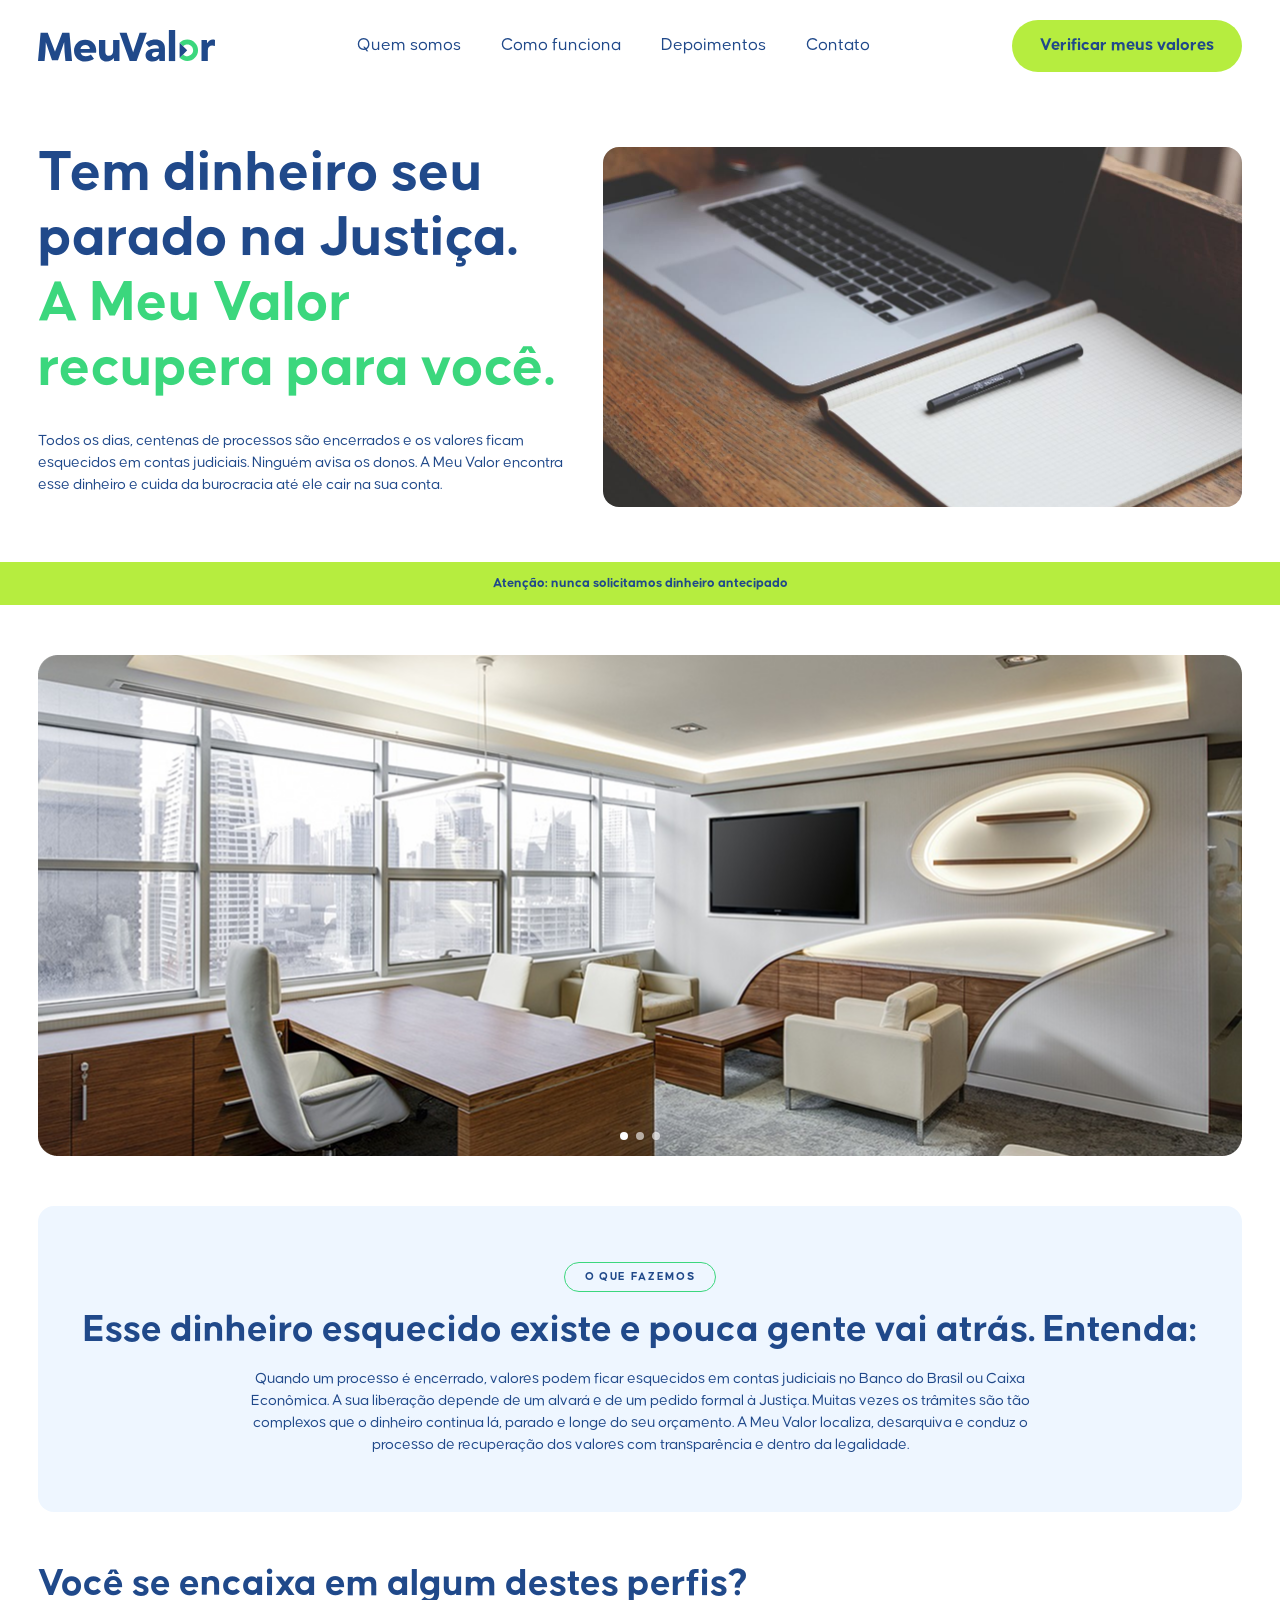
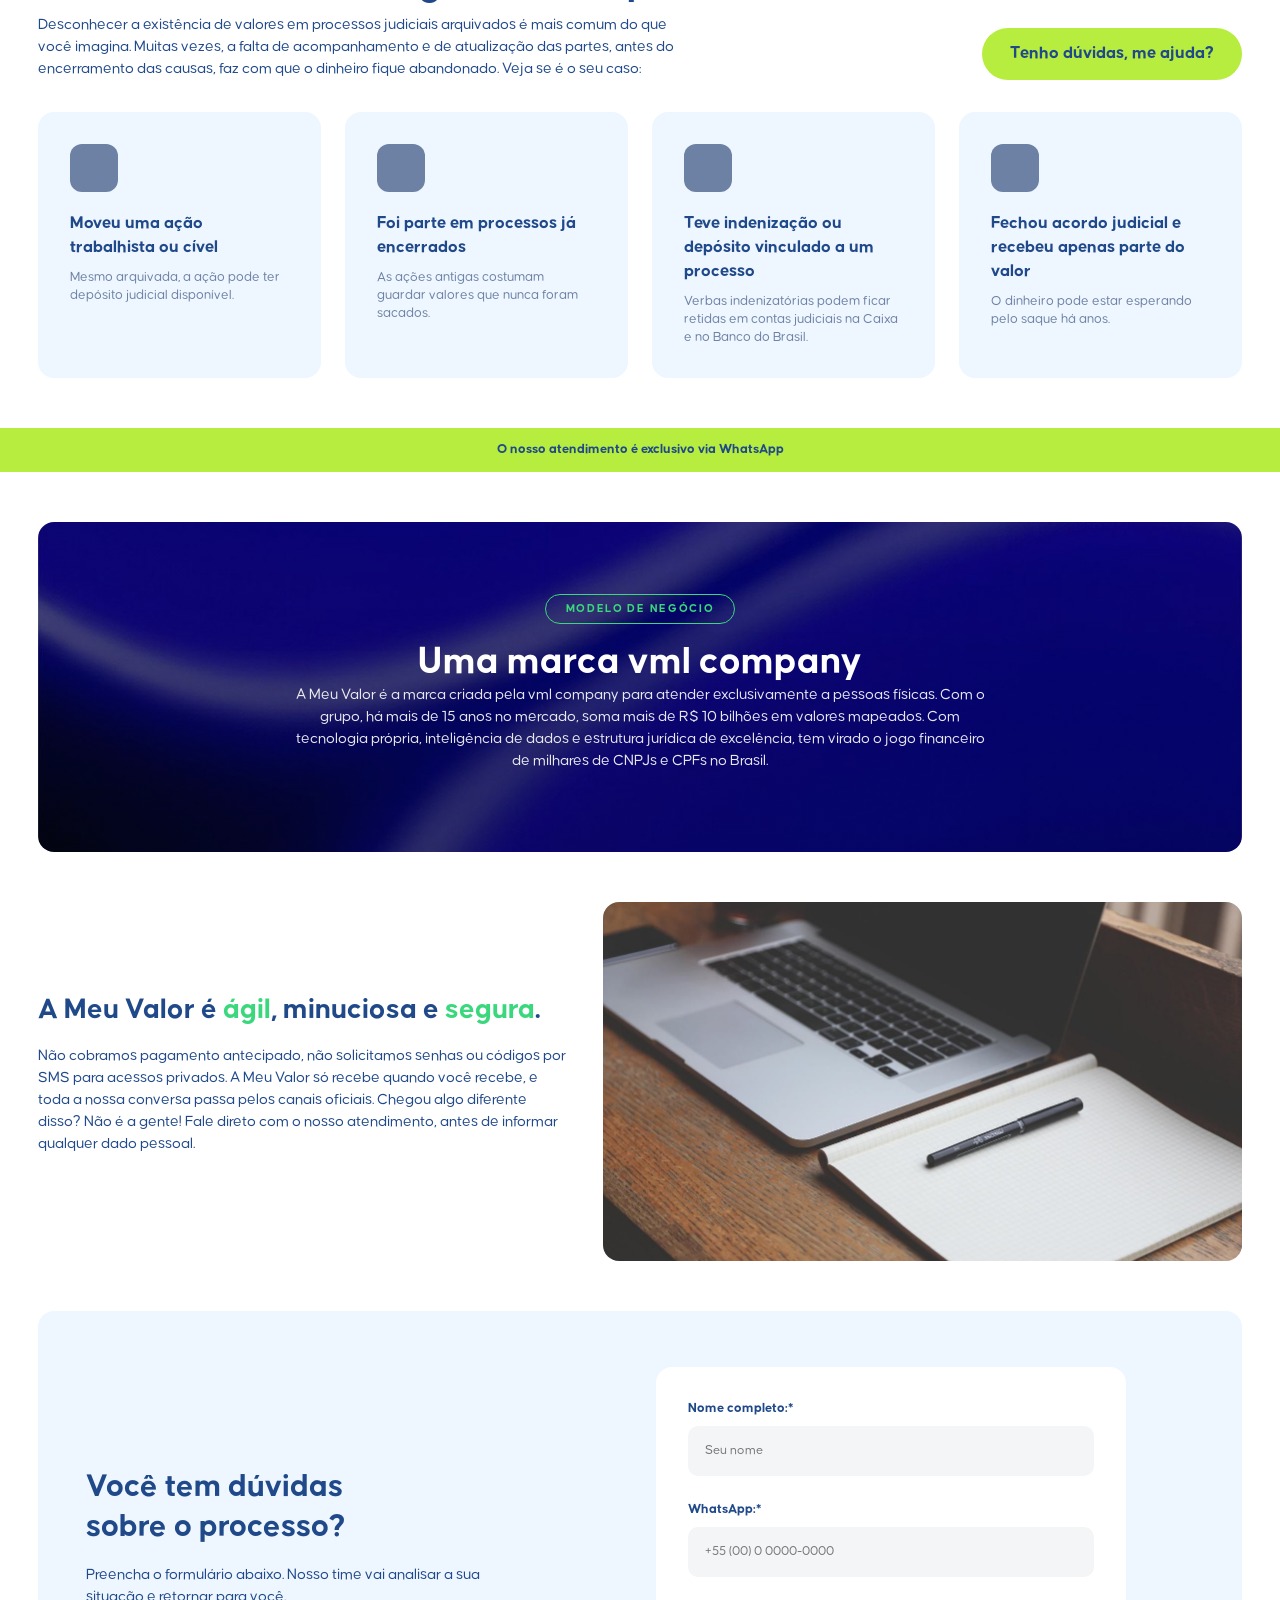
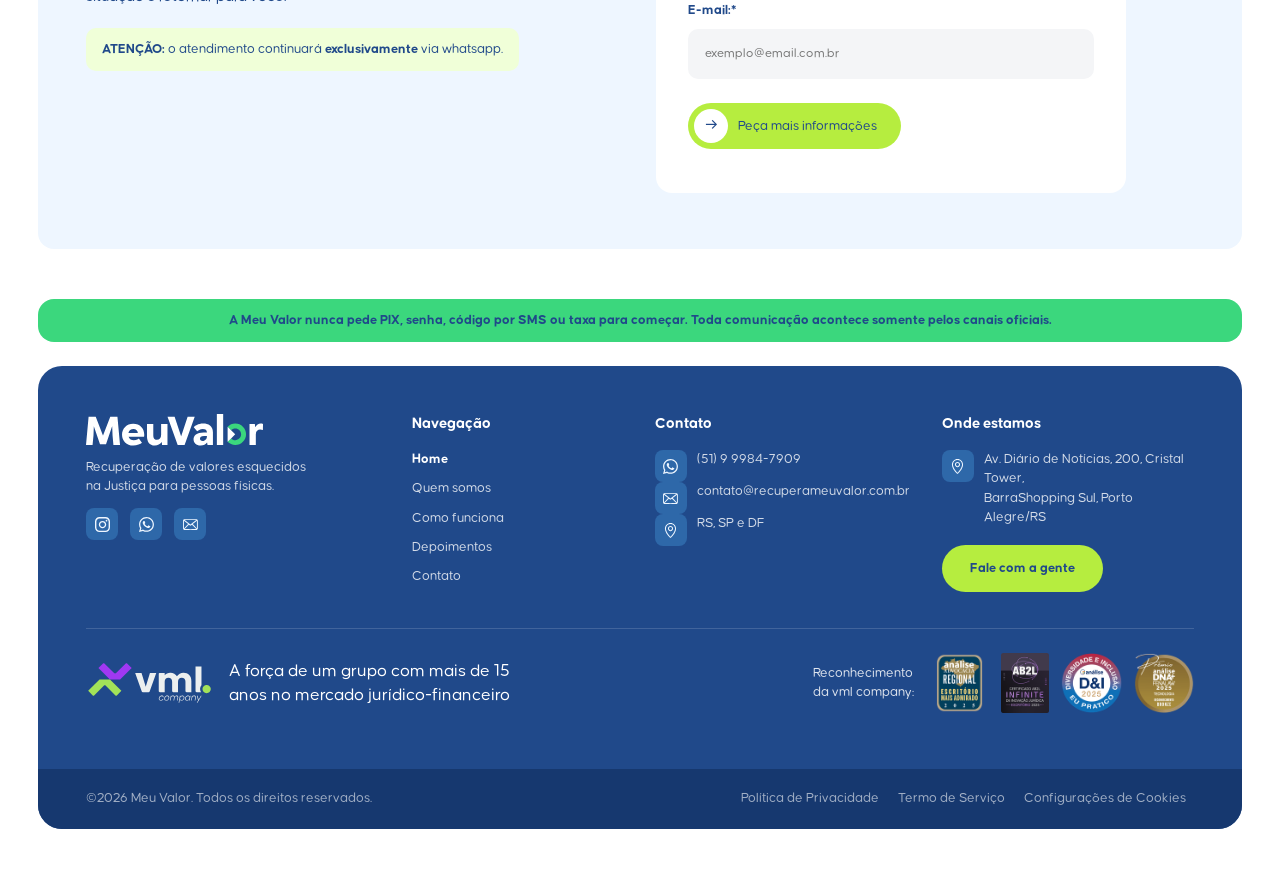
<file: index.html>
<!DOCTYPE html>
<html lang="pt-BR">
<head>
  <meta charset="UTF-8" />
  <meta name="viewport" content="width=device-width, initial-scale=1.0" />

  <!-- ===================== SEO ===================== -->
  <title>Meu Valor | Recupere o dinheiro esquecido na Justiça.</title>
  <meta name="description" content="Você pode ter valores em processos antigos. A Meu Valor localiza e recupera esse dinheiro, 100% legal e com pagamento no êxito." />
  <meta name="keywords" content="meu valor, dinheiro esquecido, valores a receber, recuperar dinheiro esquecido, depósito judicial, depósito judicial no banco do brasil, processos arquivados, verbas indenizatórias, vml company" />
  <meta name="robots" content="index, follow" />
  <link rel="canonical" href="https://www.recuperameuvalor.com.br/" />

  <!-- Open Graph / redes sociais -->
  <meta property="og:type" content="website" />
  <meta property="og:site_name" content="Meu Valor" />
  <meta property="og:locale" content="pt_BR" />
  <meta property="og:title" content="Meu Valor | Recupere o dinheiro esquecido na Justiça." />
  <meta property="og:description" content="Você pode ter valores em processos antigos. A Meu Valor localiza e recupera esse dinheiro, 100% legal e com pagamento no êxito." />
  <meta property="og:url" content="https://www.recuperameuvalor.com.br/" />
  <meta property="og:image" content="https://www.recuperameuvalor.com.br/assets/img/banner-01-laptop.jpg" />
  <meta name="twitter:card" content="summary_large_image" />
  <meta name="twitter:title" content="Meu Valor | Recupere o dinheiro esquecido na Justiça." />
  <meta name="twitter:description" content="Você pode ter valores em processos antigos. A Meu Valor localiza e recupera esse dinheiro, 100% legal e com pagamento no êxito." />
  <meta name="twitter:image" content="https://www.recuperameuvalor.com.br/assets/img/banner-01-laptop.jpg" />

  <link rel="icon" href="assets/img/favicon.svg" type="image/svg+xml" />
  <link rel="stylesheet" href="css/style.css" />

  <!-- Dados estruturados: Organização -->
  <script type="application/ld+json">
  {
    "@context": "https://schema.org",
    "@type": "Organization",
    "name": "Meu Valor",
    "url": "https://www.recuperameuvalor.com.br/",
    "logo": "https://www.recuperameuvalor.com.br/assets/img/logo-meuvalor.svg",
    "description": "Recuperação de valores esquecidos na Justiça para pessoas físicas.",
    "parentOrganization": { "@type": "Organization", "name": "vml company", "url": "https://www.vmlcomp.com.br" },
    "address": { "@type": "PostalAddress", "streetAddress": "Av. Diário de Notícias, 200, Cristal Tower, BarraShopping Sul", "addressLocality": "Porto Alegre", "addressRegion": "RS", "addressCountry": "BR" },
    "email": "contato@recuperameuvalor.com.br",
    "telephone": "+55-51-99984-7909"
  }
  </script>
</head>
<body>

  <div data-include="components/header.html"></div>

  <main>
    <!-- ===================== HERO (texto + imagem à direita) ===================== -->
    <section class="container hero">
      <div>
        <h1 class="t-hero">
          Tem dinheiro seu<br />parado na Justiça.<br />
          <span class="hl">A Meu Valor<br />recupera para você.</span>
        </h1>
        <p style="margin-top: 28px;">
          Todos os dias, centenas de processos são encerrados e os valores ficam esquecidos em contas
          judiciais. Ninguém avisa os donos. A Meu Valor encontra esse dinheiro e cuida da burocracia até
          ele cair na sua conta.
        </p>
      </div>
      <img src="assets/img/banner-01-laptop.jpg" alt="Mesa de trabalho com notebook e caderno" />
    </section>

    <!-- ===================== FAIXA VERDE ===================== -->
    <div class="alert-bar">Atenção: nunca solicitamos dinheiro antecipado</div>

    <!-- ===================== BANNERS ROTATIVOS ===================== -->
    <div class="container">
      <section class="banner-carousel" data-autoplay="6000" aria-label="Destaques">
        <div class="banner-track">
          <div class="banner-slide"><img src="assets/img/banner-slide-1.png" alt="Escritório da Meu Valor" /></div>
          <div class="banner-slide"><img src="assets/img/banner-slide-2.png" alt="Sala de reunião da Meu Valor" /></div>
          <div class="banner-slide"><img src="assets/img/banner-slide-3.png" alt="Equipe da Meu Valor em reunião de trabalho" /></div>
        </div>
        <div class="banner-dots"></div>
      </section>
    </div>

    <!-- ===================== O QUE FAZEMOS ===================== -->
    <section class="container">
      <div class="section-soft">
        <div class="eyebrow">O QUE FAZEMOS</div>
        <h2>Esse dinheiro esquecido existe e pouca gente vai atrás. Entenda:</h2>
        <p style="max-width: 820px; margin: 16px auto 0;">
          Quando um processo é encerrado, valores podem ficar esquecidos em contas judiciais no Banco do
          Brasil ou Caixa Econômica. A sua liberação depende de um alvará e de um pedido formal à Justiça.
          Muitas vezes os trâmites são tão complexos que o dinheiro continua lá, parado e longe do seu
          orçamento. A Meu Valor localiza, desarquiva e conduz o processo de recuperação dos valores com
          transparência e dentro da legalidade.
        </p>
      </div>
    </section>

    <!-- ===================== PERFIS (4 CARDS) ===================== -->
    <section class="container">
      <div style="display: flex; justify-content: space-between; align-items: flex-end; flex-wrap: wrap; gap: 16px;">
        <div>
          <h2>Você se encaixa em algum destes perfis?</h2>
          <p style="max-width: 640px; margin-top: 8px;">
            Desconhecer a existência de valores em processos judiciais arquivados é mais comum do que você
            imagina. Muitas vezes, a falta de acompanhamento e de atualização das partes, antes do
            encerramento das causas, faz com que o dinheiro fique abandonado. Veja se é o seu caso:
          </p>
        </div>
        <a href="contato.html" class="btn">Tenho dúvidas, me ajuda?</a>
      </div>

      <div class="card-grid cols-4">
        <div class="card">
          <div class="card-icon"></div>
          <h3>Moveu uma ação trabalhista ou cível</h3>
          <p>Mesmo arquivada, a ação pode ter depósito judicial disponível.</p>
        </div>
        <div class="card">
          <div class="card-icon"></div>
          <h3>Foi parte em processos já encerrados</h3>
          <p>As ações antigas costumam guardar valores que nunca foram sacados.</p>
        </div>
        <div class="card">
          <div class="card-icon"></div>
          <h3>Teve indenização ou depósito vinculado a um processo</h3>
          <p>Verbas indenizatórias podem ficar retidas em contas judiciais na Caixa e no Banco do Brasil.</p>
        </div>
        <div class="card">
          <div class="card-icon"></div>
          <h3>Fechou acordo judicial e recebeu apenas parte do valor</h3>
          <p>O dinheiro pode estar esperando pelo saque há anos.</p>
        </div>
      </div>
    </section>

    <div class="alert-bar">O nosso atendimento é exclusivo via WhatsApp</div>

    <!-- ===================== AUTORIDADE / VML ===================== -->
    <section class="container">
      <div class="section-deep section-deep--image">
        <div class="eyebrow">MODELO DE NEGÓCIO</div>
        <h2>Uma marca vml company</h2>
        <p>
          A Meu Valor é a marca criada pela vml company para atender exclusivamente a pessoas físicas. Com
          o grupo, há mais de 15 anos no mercado, soma mais de R$ 10 bilhões em valores mapeados. Com
          tecnologia própria, inteligência de dados e estrutura jurídica de excelência, tem virado o jogo
          financeiro de milhares de CNPJs e CPFs no Brasil.
        </p>
      </div>
    </section>

    <!-- ===================== SEGURANÇA / ANTIFRAUDE ===================== -->
    <section class="container hero">
      <div>
        <h3 style="margin-bottom: 16px;">
          A Meu Valor é <span class="hl">ágil</span>, minuciosa e <span class="hl">segura</span>.
        </h3>
        <p>
          Não cobramos pagamento antecipado, não solicitamos senhas ou códigos por SMS para acessos
          privados. A Meu Valor só recebe quando você recebe, e toda a nossa conversa passa pelos canais
          oficiais. Chegou algo diferente disso? Não é a gente! Fale direto com o nosso atendimento, antes
          de informar qualquer dado pessoal.
        </p>
      </div>
      <img src="assets/img/banner-01-laptop.jpg" alt="Mesa de trabalho com notebook e caderno" />
    </section>

    <!-- ===================== FORMULÁRIO ===================== -->
    <section class="container">
      <div class="contact-form-section">
        <div class="contact-form-inner">
          <div class="contact-form-copy">
            <h2>Você tem dúvidas<br />sobre o processo?</h2>
            <p>Preencha o formulário abaixo. Nosso time vai analisar a sua situação e retornar para você.</p>
            <p class="form-notice"><strong>ATENÇÃO:</strong> o atendimento continuará <strong>exclusivamente</strong> via whatsapp.</p>
          </div>
          <div data-include="components/form.html"></div>
        </div>
      </div>
    </section>
  </main>

  <div class="alert-bar mint">
    A Meu Valor nunca pede PIX, senha, código por SMS ou taxa para começar. Toda comunicação acontece
    somente pelos canais oficiais.
  </div>

  <div data-include="components/footer.html"></div>

  <script src="js/include.js"></script>
  <script src="js/nav.js"></script>
  <script src="js/banner.js"></script>
  <script src="js/form.js"></script>
</body>
</html>
</file>
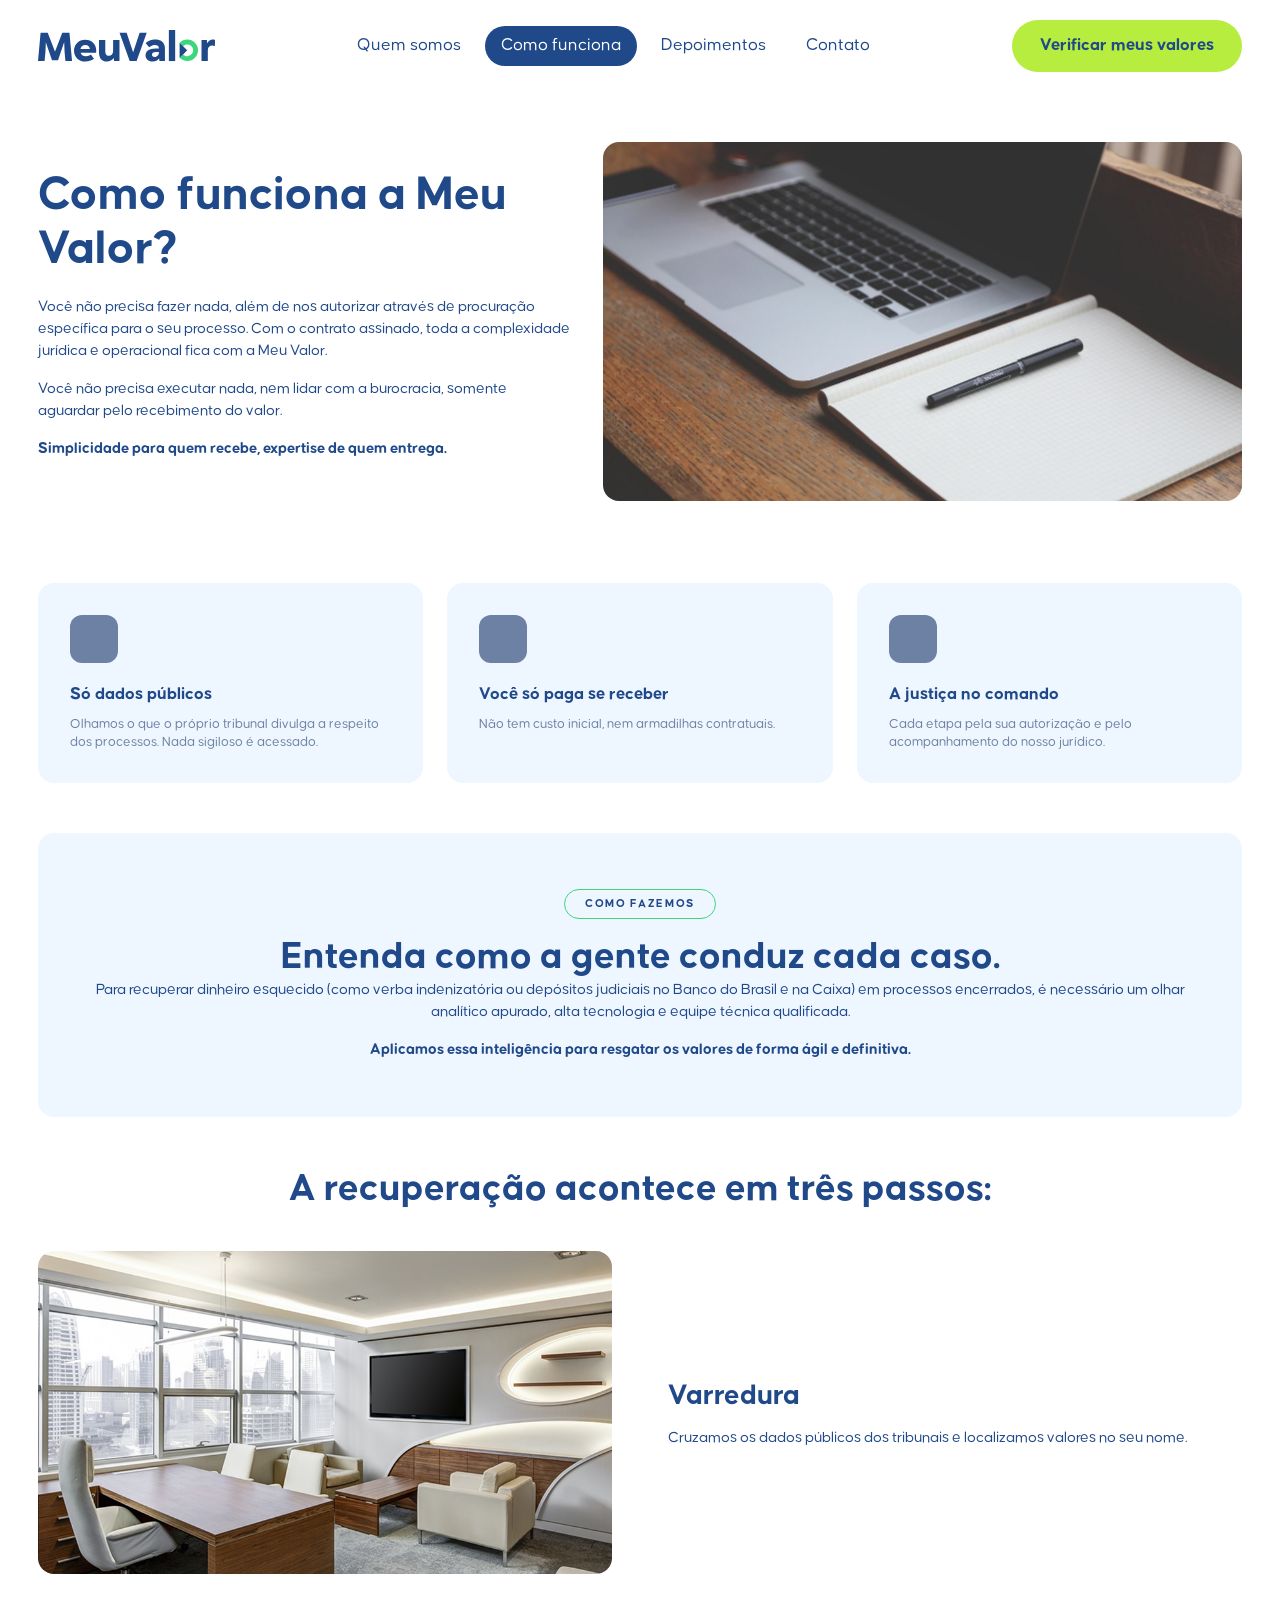
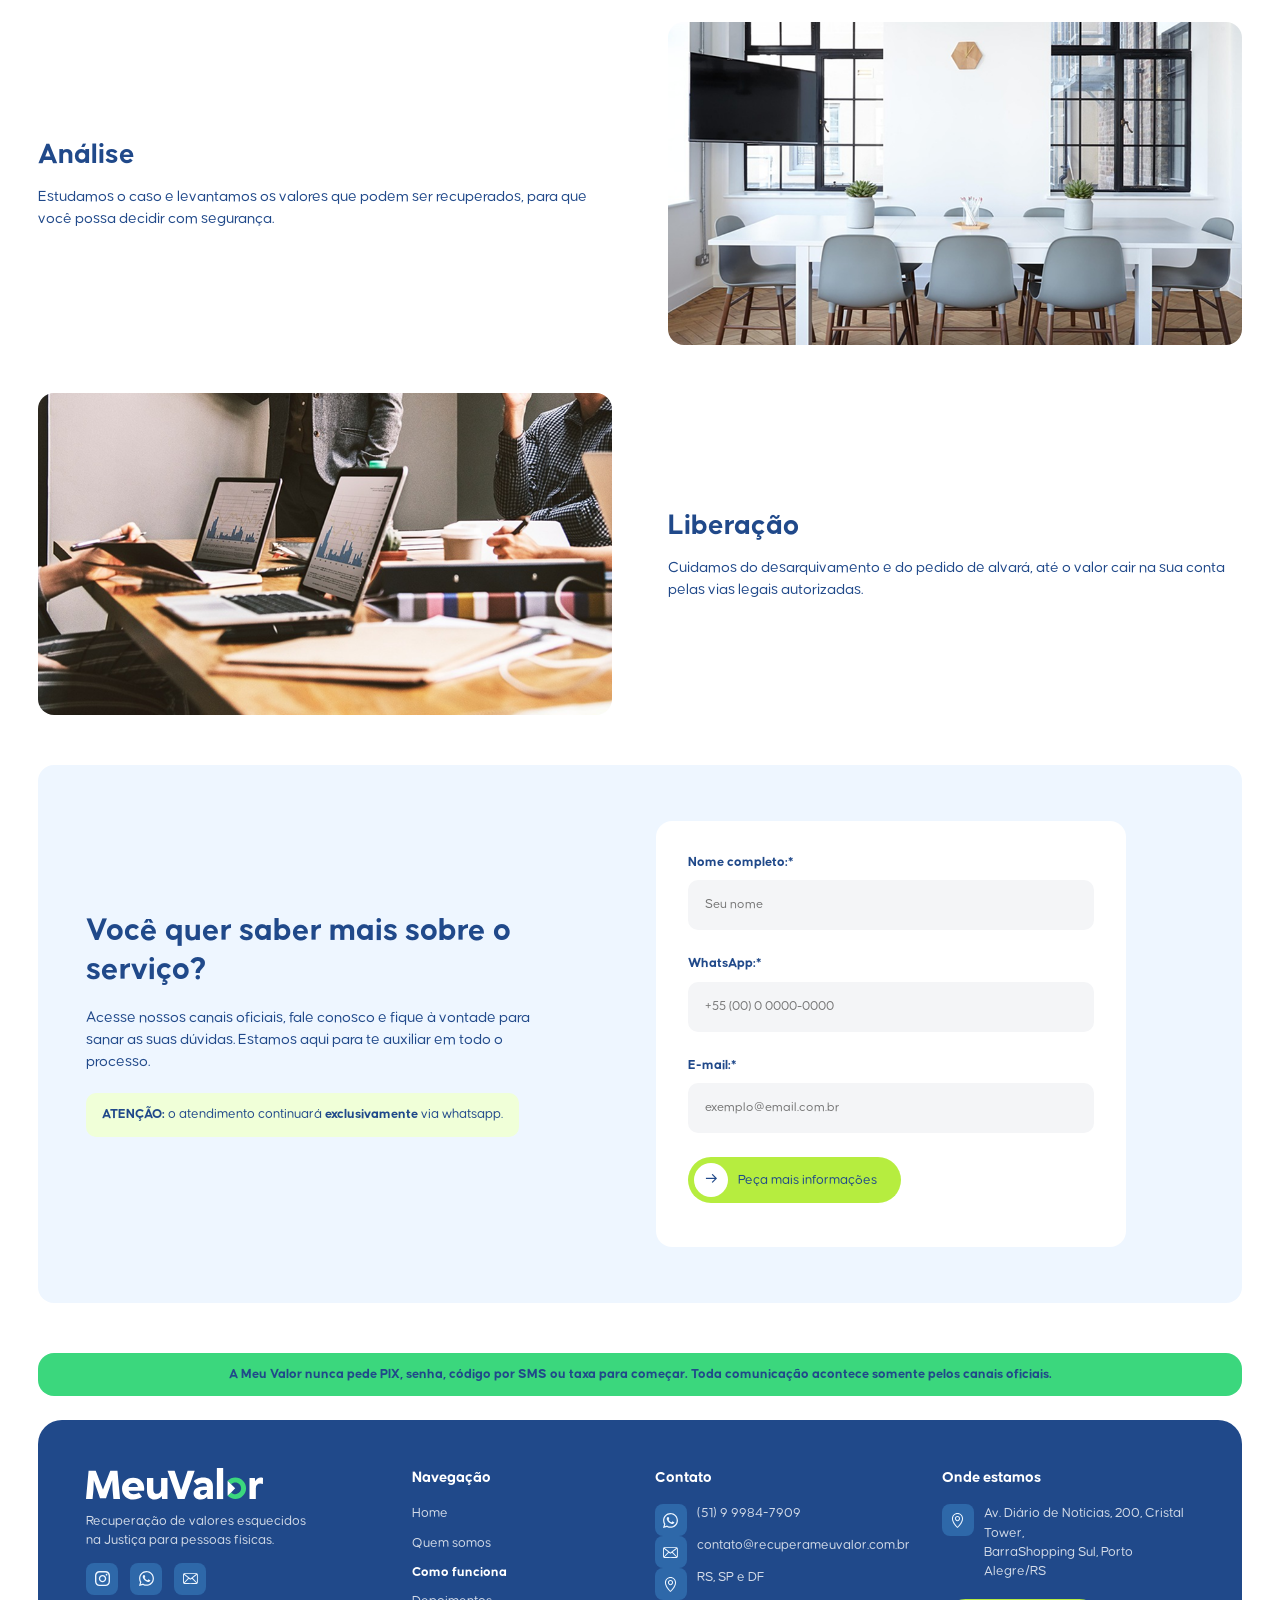
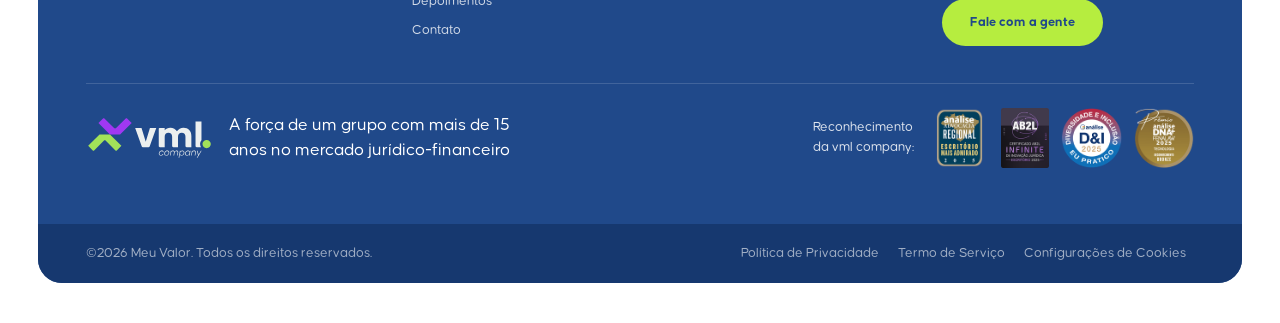
<file: como-funciona.html>
<!DOCTYPE html>
<html lang="pt-BR">
<head>
  <meta charset="UTF-8" />
  <meta name="viewport" content="width=device-width, initial-scale=1.0" />

  <!-- ===================== SEO ===================== -->
  <title>Como funciona | Saiba como recuperamos dinheiro esquecido de processos arquivados.</title>
  <meta name="description" content="Você só nos autoriza por procuração e a Meu Valor cuida de tudo. Veja como recuperamos dinheiro esquecido em três passos: varredura, análise e liberação." />
  <meta name="keywords" content="dinheiro esquecido, como saber se tenho dinheiro a receber, processos arquivados, depósito judicial, depósito judicial no banco do brasil, verbas indenizatórias, meu valor, vml company" />
  <meta name="robots" content="index, follow" />
  <link rel="canonical" href="https://www.recuperameuvalor.com.br/como-funciona.html" />

  <meta property="og:type" content="website" />
  <meta property="og:site_name" content="Meu Valor" />
  <meta property="og:locale" content="pt_BR" />
  <meta property="og:title" content="Como funciona a Meu Valor?" />
  <meta property="og:description" content="Veja como recuperamos dinheiro esquecido em três passos: varredura, análise e liberação." />
  <meta property="og:url" content="https://www.recuperameuvalor.com.br/como-funciona.html" />
  <meta property="og:image" content="https://www.recuperameuvalor.com.br/assets/img/banner-01-laptop.jpg" />
  <meta name="twitter:card" content="summary_large_image" />
  <meta name="twitter:title" content="Como funciona a Meu Valor?" />
  <meta name="twitter:description" content="Veja como recuperamos dinheiro esquecido em três passos: varredura, análise e liberação." />

  <link rel="icon" href="assets/img/favicon.svg" type="image/svg+xml" />
  <link rel="stylesheet" href="css/style.css" />
</head>
<body>

  <div data-include="components/header.html"></div>

  <main>
    <!-- ===================== HERO ===================== -->
    <section class="container hero">
      <div>
        <h1>Como funciona a Meu Valor?</h1>
        <p style="margin-top: 16px;">
          Você não precisa fazer nada, além de nos autorizar através de procuração específica para o seu
          processo. Com o contrato assinado, toda a complexidade jurídica e operacional fica com a Meu Valor.
        </p>
        <p style="margin-top: 12px;">
          Você não precisa executar nada, nem lidar com a burocracia, somente aguardar pelo recebimento do valor.
        </p>
        <p class="highlight" style="margin-top: 12px;">Simplicidade para quem recebe, expertise de quem entrega.</p>
      </div>
      <img src="assets/img/banner-01-laptop.jpg" alt="Mesa de trabalho com notebook e caderno" />
    </section>

    <!-- ===================== DIFERENCIAIS (3 CARDS) ===================== -->
    <section class="container">
      <div class="card-grid">
        <div class="card">
          <div class="card-icon"></div>
          <h3>Só dados públicos</h3>
          <p>Olhamos o que o próprio tribunal divulga a respeito dos processos. Nada sigiloso é acessado.</p>
        </div>
        <div class="card">
          <div class="card-icon"></div>
          <h3>Você só paga se receber</h3>
          <p>Não tem custo inicial, nem armadilhas contratuais.</p>
        </div>
        <div class="card">
          <div class="card-icon"></div>
          <h3>A justiça no comando</h3>
          <p>Cada etapa pela sua autorização e pelo acompanhamento do nosso jurídico.</p>
        </div>
      </div>
    </section>

    <!-- ===================== COMO CONDUZ OS CASOS ===================== -->
    <section class="container">
      <div class="section-soft">
        <div class="eyebrow">COMO FAZEMOS</div>
        <h2>Entenda como a gente conduz cada caso.</h2>
        <p>
          Para recuperar dinheiro esquecido (como verba indenizatória ou depósitos judiciais no Banco do
          Brasil e na Caixa) em processos encerrados, é necessário um olhar analítico apurado, alta
          tecnologia e equipe técnica qualificada.
        </p>
        <p style="font-weight: 700; color: var(--color-navy); margin-top: 16px;">
          Aplicamos essa inteligência para resgatar os valores de forma ágil e definitiva.
        </p>
      </div>
    </section>

    <!-- ===================== 3 PASSOS (mosaico alternado) ===================== -->
    <section class="container">
      <h2 style="text-align: center;">A recuperação acontece em três passos:</h2>
      <div class="steps">
        <div class="step">
          <div class="step__media"><img src="assets/img/banner-slide-1.png" alt="Varredura de dados públicos dos tribunais" /></div>
          <div class="step__body">
            <h3>Varredura</h3>
            <p>Cruzamos os dados públicos dos tribunais e localizamos valores no seu nome.</p>
          </div>
        </div>
        <div class="step step--reverse">
          <div class="step__media"><img src="assets/img/banner-slide-2.png" alt="Análise do caso pela equipe Meu Valor" /></div>
          <div class="step__body">
            <h3>Análise</h3>
            <p>Estudamos o caso e levantamos os valores que podem ser recuperados, para que você possa decidir com segurança.</p>
          </div>
        </div>
        <div class="step">
          <div class="step__media"><img src="assets/img/banner-slide-3.png" alt="Liberação do valor pelas vias legais" /></div>
          <div class="step__body">
            <h3>Liberação</h3>
            <p>Cuidamos do desarquivamento e do pedido de alvará, até o valor cair na sua conta pelas vias legais autorizadas.</p>
          </div>
        </div>
      </div>
    </section>

    <!-- ===================== FORMULÁRIO ===================== -->
    <section class="container">
      <div class="contact-form-section">
        <div class="contact-form-inner">
          <div class="contact-form-copy">
            <h2>Você quer saber mais sobre o serviço?</h2>
            <p>Acesse nossos canais oficiais, fale conosco e fique à vontade para sanar as suas dúvidas. Estamos aqui para te auxiliar em todo o processo.</p>
            <p class="form-notice"><strong>ATENÇÃO:</strong> o atendimento continuará <strong>exclusivamente</strong> via whatsapp.</p>
          </div>
          <div data-include="components/form.html"></div>
        </div>
      </div>
    </section>
  </main>

  <div class="alert-bar mint">
    A Meu Valor nunca pede PIX, senha, código por SMS ou taxa para começar. Toda comunicação acontece
    somente pelos canais oficiais.
  </div>

  <div data-include="components/footer.html"></div>

  <script src="js/include.js"></script>
  <script src="js/nav.js"></script>
  <script src="js/form.js"></script>
</body>
</html>
</file>
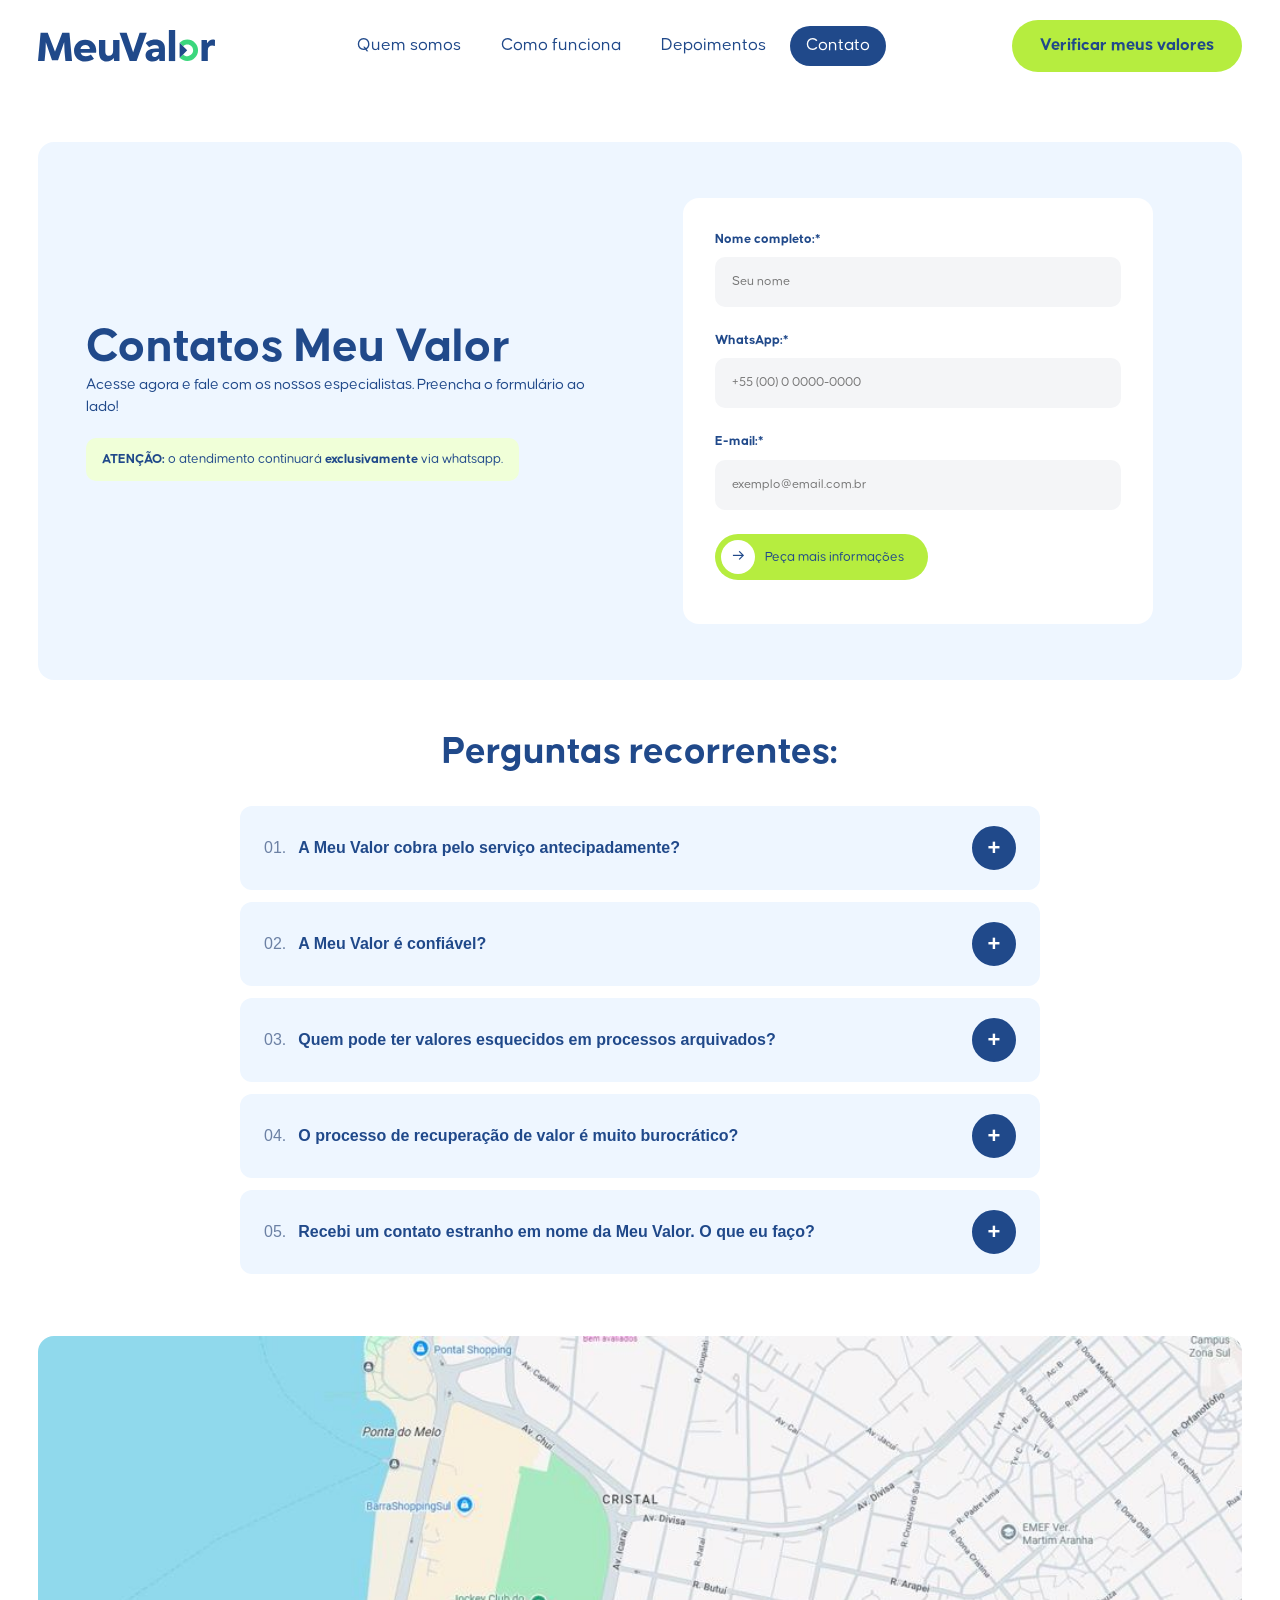
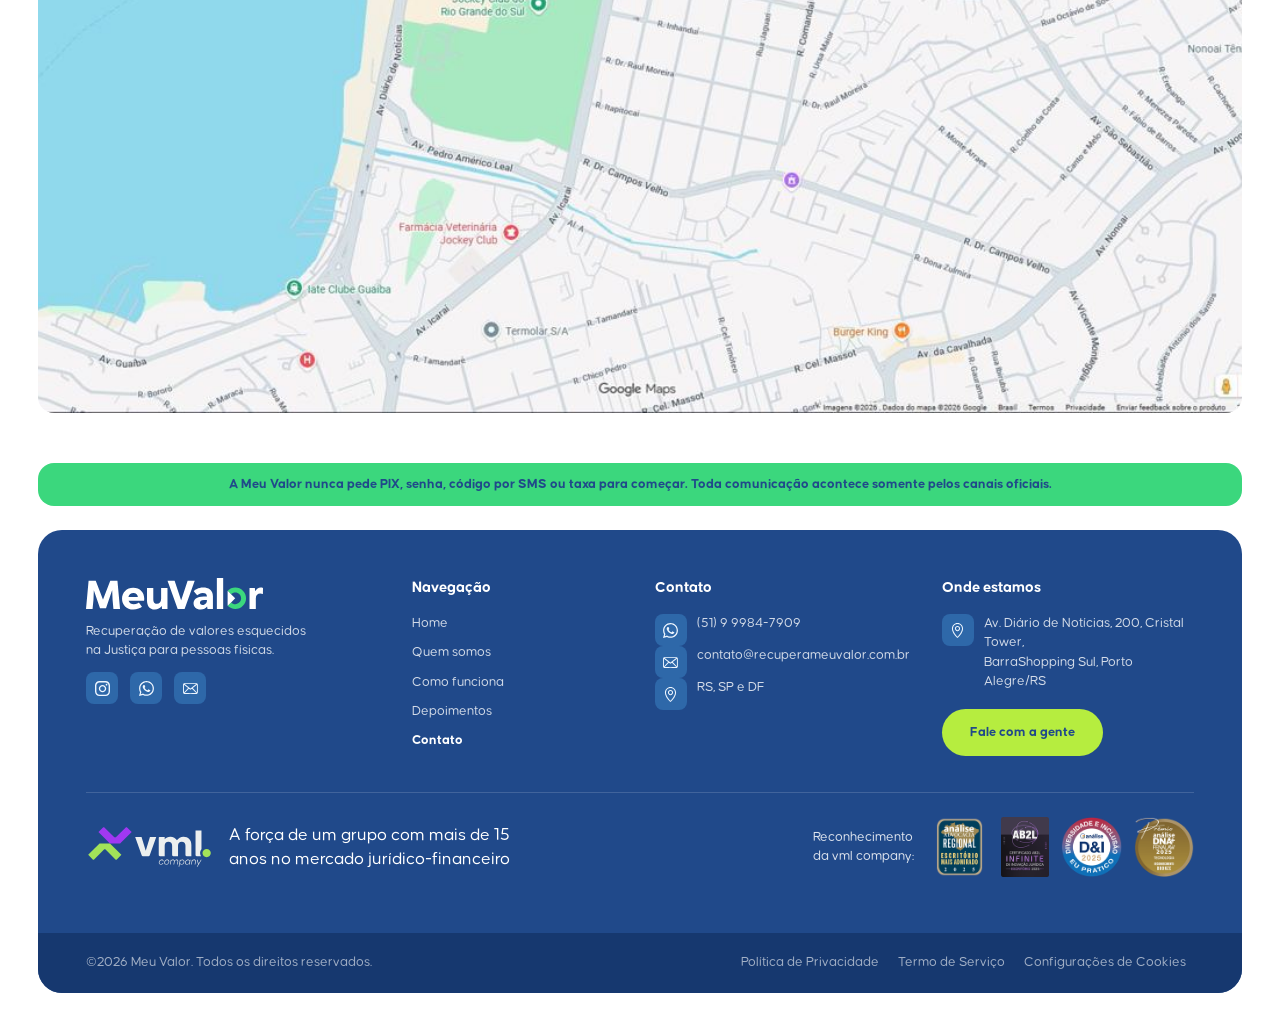
<file: contato.html>
<!DOCTYPE html>
<html lang="pt-BR">
<head>
  <meta charset="UTF-8" />
  <meta name="viewport" content="width=device-width, initial-scale=1.0" />

  <!-- ===================== SEO ===================== -->
  <title>Contatos Meu Valor | Fale com o time de especialistas.</title>
  <meta name="description" content="Estamos à disposição para atendê-lo. Acesse agora os contatos da Meu Valor." />
  <meta name="keywords" content="contatos meu valor, falar com a meu valor, recuperar dinheiro esquecido, dinheiro esquecido, valores a receber, vml company" />
  <meta name="robots" content="index, follow" />
  <link rel="canonical" href="https://www.recuperameuvalor.com.br/contato.html" />

  <meta property="og:type" content="website" />
  <meta property="og:site_name" content="Meu Valor" />
  <meta property="og:locale" content="pt_BR" />
  <meta property="og:title" content="Contatos Meu Valor | Fale com o time de especialistas." />
  <meta property="og:description" content="Estamos à disposição para atendê-lo. Acesse agora os contatos da Meu Valor." />
  <meta property="og:url" content="https://www.recuperameuvalor.com.br/contato.html" />
  <meta property="og:image" content="https://www.recuperameuvalor.com.br/assets/img/banner-01-laptop.jpg" />
  <meta name="twitter:card" content="summary_large_image" />
  <meta name="twitter:title" content="Contatos Meu Valor | Fale com o time de especialistas." />
  <meta name="twitter:description" content="Estamos à disposição para atendê-lo. Acesse agora os contatos da Meu Valor." />

  <link rel="icon" href="assets/img/favicon.svg" type="image/svg+xml" />
  <link rel="stylesheet" href="css/style.css" />

  <!-- Dados estruturados: FAQ (rich results) -->
  <script type="application/ld+json">
  {
    "@context": "https://schema.org",
    "@type": "FAQPage",
    "mainEntity": [
      { "@type": "Question", "name": "A Meu Valor cobra pelo serviço antecipadamente?", "acceptedAnswer": { "@type": "Answer", "text": "Não. Você só paga se tiver valor a receber e quando receber." } },
      { "@type": "Question", "name": "A Meu Valor é confiável?", "acceptedAnswer": { "@type": "Answer", "text": "Com certeza! Com a vml company, somamos mais de 15 anos de experiência e bilhões de valores recuperados. Não solicitamos dados sigilosos, realizamos tudo dentro da legalidade e com transparência." } },
      { "@type": "Question", "name": "Quem pode ter valores esquecidos em processos arquivados?", "acceptedAnswer": { "@type": "Answer", "text": "Quem moveu ação trabalhista, foi parte em processos já encerrados, teve indenização ou depósito vinculado a um processo ou fechou acordo com depósito em conta." } },
      { "@type": "Question", "name": "O processo de recuperação de valor é muito burocrático?", "acceptedAnswer": { "@type": "Answer", "text": "Quanto a isso, não se preocupe! Uma vez assinado o contrato, lidaremos com todos os trâmites. Você só precisa aguardar o valor cair na sua conta!" } },
      { "@type": "Question", "name": "Recebi um contato estranho em nome da Meu Valor. O que eu faço?", "acceptedAnswer": { "@type": "Answer", "text": "Acesse imediatamente nossos canais oficiais e relate o ocorrido. Neste site e no perfil Recupera Meu Valor, no Instagram, você encontra os contatos corretos, atualizados e confiáveis para sanar as suas dúvidas." } }
    ]
  }
  </script>
</head>
<body class="contact-page">

  <div data-include="components/header.html"></div>

  <main>
    <!-- ===================== HERO + FORMULÁRIO ===================== -->
    <section class="container">
      <div class="contact-form-section">
        <div class="contact-form-inner">
          <div class="contact-form-copy">
            <h1>Contatos Meu Valor</h1>
            <p>Acesse agora e fale com os nossos especialistas. Preencha o formulário ao lado!</p>
            <p class="form-notice"><strong>ATENÇÃO:</strong> o atendimento continuará <strong>exclusivamente</strong> via whatsapp.</p>
          </div>
          <div data-include="components/form.html"></div>
        </div>
      </div>
    </section>

    <!-- ===================== PERGUNTAS RECORRENTES ===================== -->
    <section class="container" style="text-align: center;">
      <h2>Perguntas recorrentes:</h2>
      <div class="faq-list">
        <div class="faq-item">
          <button class="faq-question" aria-expanded="false">
            <span><span class="faq-number">01.</span>A Meu Valor cobra pelo serviço antecipadamente?</span>
          </button>
          <div class="faq-answer"><p>Não. Você só paga se tiver valor a receber e quando receber.</p></div>
        </div>
        <div class="faq-item">
          <button class="faq-question" aria-expanded="false">
            <span><span class="faq-number">02.</span>A Meu Valor é confiável?</span>
          </button>
          <div class="faq-answer"><p>Com certeza! Com a vml company, somamos mais de 15 anos de experiência e bilhões de valores recuperados. Não solicitamos dados sigilosos, realizamos tudo dentro da legalidade e com transparência.</p></div>
        </div>
        <div class="faq-item">
          <button class="faq-question" aria-expanded="false">
            <span><span class="faq-number">03.</span>Quem pode ter valores esquecidos em processos arquivados?</span>
          </button>
          <div class="faq-answer"><p>Quem moveu ação trabalhista, foi parte em processos já encerrados, teve indenização ou depósito vinculado a um processo ou fechou acordo com depósito em conta.</p></div>
        </div>
        <div class="faq-item">
          <button class="faq-question" aria-expanded="false">
            <span><span class="faq-number">04.</span>O processo de recuperação de valor é muito burocrático?</span>
          </button>
          <div class="faq-answer"><p>Quanto a isso, não se preocupe! Uma vez assinado o contrato, lidaremos com todos os trâmites. Você só precisa aguardar o valor cair na sua conta!</p></div>
        </div>
        <div class="faq-item">
          <button class="faq-question" aria-expanded="false">
            <span><span class="faq-number">05.</span>Recebi um contato estranho em nome da Meu Valor. O que eu faço?</span>
          </button>
          <div class="faq-answer"><p>Acesse imediatamente nossos canais oficiais e relate o ocorrido. Neste site e no perfil Recupera Meu Valor, no Instagram, você encontra os contatos corretos, atualizados e confiáveis para sanar as suas dúvidas.</p></div>
        </div>
      </div>
    </section>

    <!-- ===================== MAPA ===================== -->
    <section class="container map-block">
      <img src="assets/img/mapa-localizacao.jpg" alt="Mapa de localização da Meu Valor em Porto Alegre" />
    </section>
  </main>

  <div class="alert-bar mint">
    A Meu Valor nunca pede PIX, senha, código por SMS ou taxa para começar. Toda comunicação acontece
    somente pelos canais oficiais.
  </div>

  <div data-include="components/footer.html"></div>

  <script src="js/include.js"></script>
  <script src="js/nav.js"></script>
  <script src="js/faq.js"></script>
  <script src="js/form.js"></script>
</body>
</html>
</file>
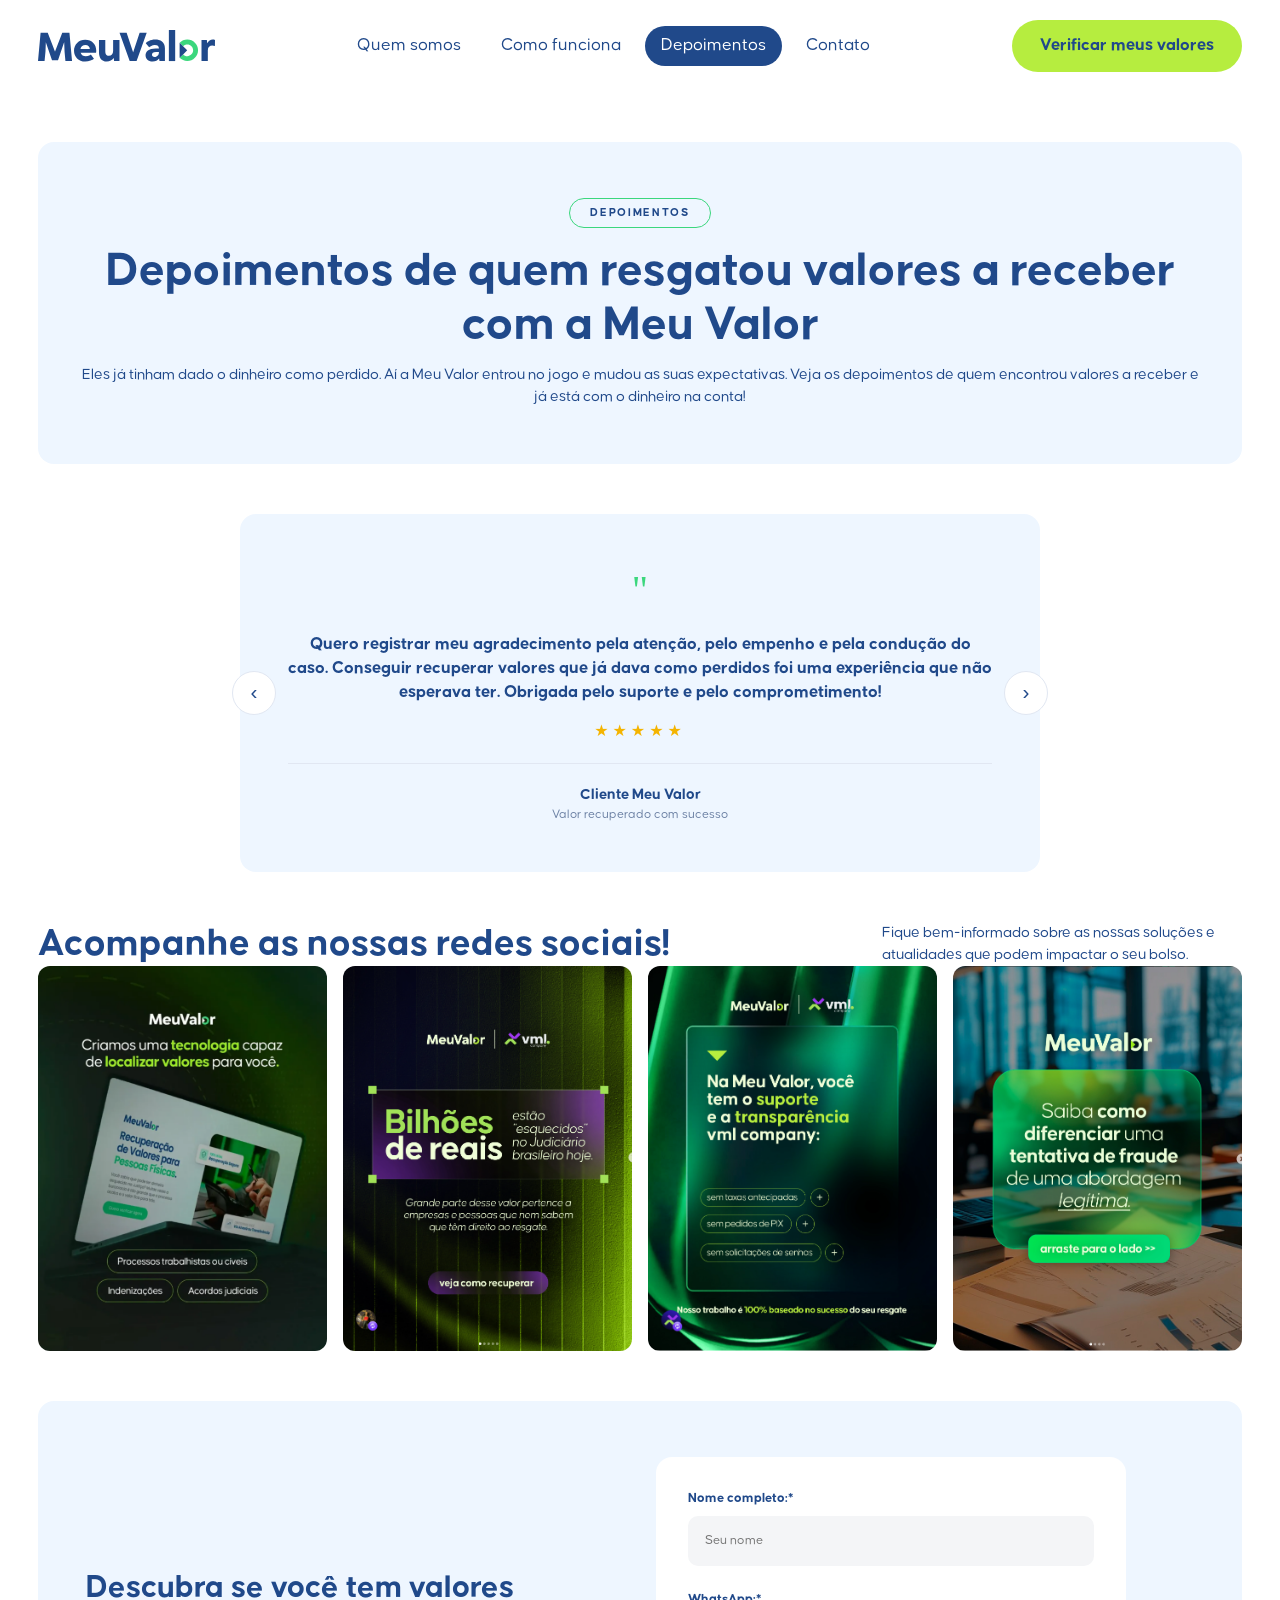
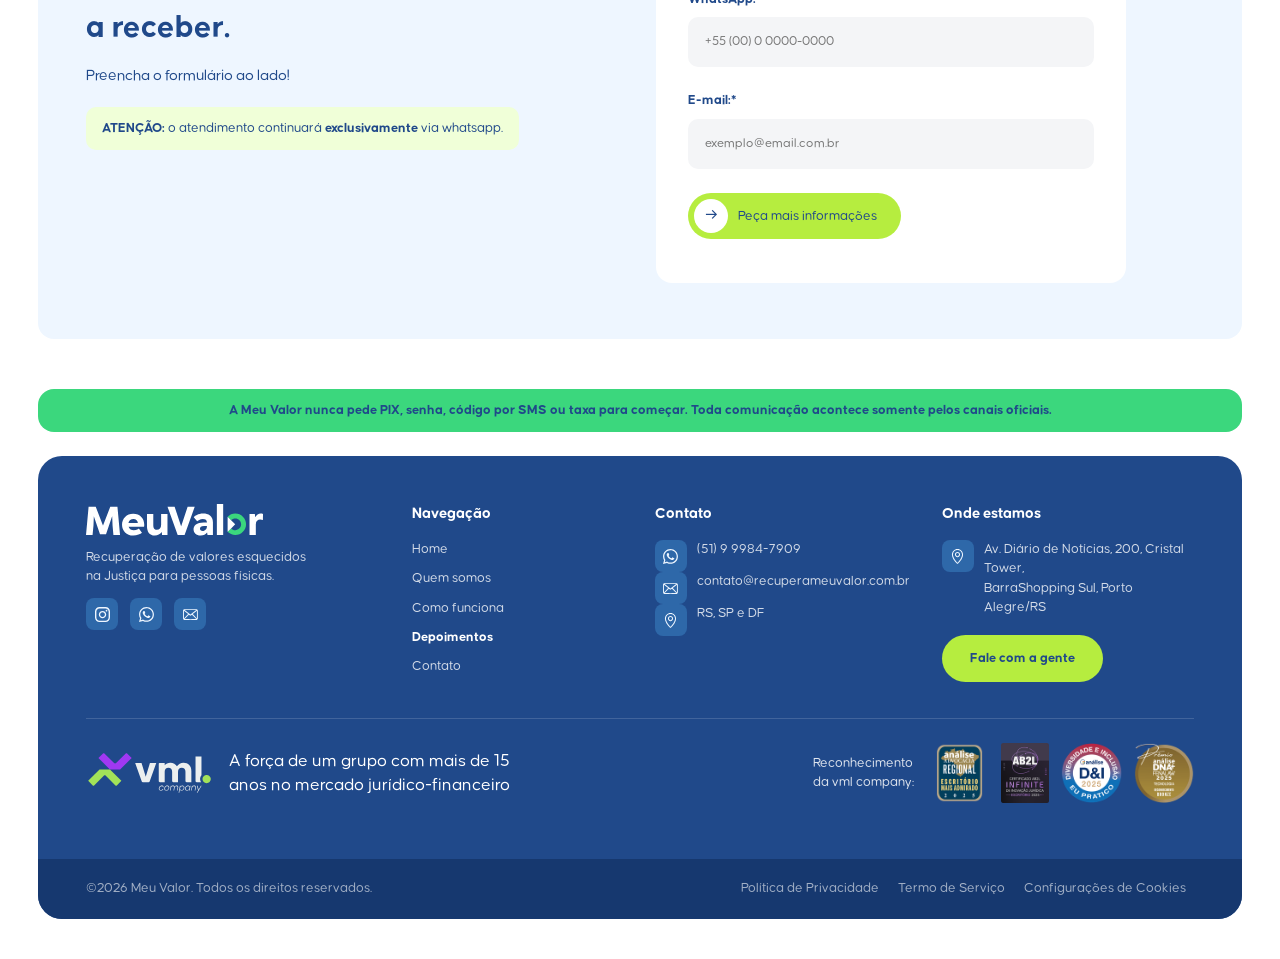
<file: depoimentos.html>
<!DOCTYPE html>
<html lang="pt-BR">
<head>
  <meta charset="UTF-8" />
  <meta name="viewport" content="width=device-width, initial-scale=1.0" />

  <!-- ===================== SEO ===================== -->
  <title>Depoimentos | Com a palavra, os clientes da Meu Valor.</title>
  <meta name="description" content="Confira os depoimentos de quem resgatou os valores a receber." />
  <meta name="keywords" content="valores a receber, depoimentos, recuperar dinheiro esquecido, dinheiro esquecido, meu valor, vml company" />
  <meta name="robots" content="index, follow" />
  <link rel="canonical" href="https://www.recuperameuvalor.com.br/depoimentos.html" />

  <meta property="og:type" content="website" />
  <meta property="og:site_name" content="Meu Valor" />
  <meta property="og:locale" content="pt_BR" />
  <meta property="og:title" content="Depoimentos | Com a palavra, os clientes da Meu Valor." />
  <meta property="og:description" content="Confira os depoimentos de quem resgatou os valores a receber." />
  <meta property="og:url" content="https://www.recuperameuvalor.com.br/depoimentos.html" />
  <meta property="og:image" content="https://www.recuperameuvalor.com.br/assets/img/insta-1.png" />
  <meta name="twitter:card" content="summary_large_image" />
  <meta name="twitter:title" content="Depoimentos | Com a palavra, os clientes da Meu Valor." />
  <meta name="twitter:description" content="Confira os depoimentos de quem resgatou os valores a receber." />

  <link rel="icon" href="assets/img/favicon.svg" type="image/svg+xml" />
  <link rel="stylesheet" href="css/style.css" />
</head>
<body>

  <div data-include="components/header.html"></div>

  <main>
    <!-- ===================== HERO ===================== -->
    <section class="container">
      <div class="section-soft">
        <div class="eyebrow">DEPOIMENTOS</div>
        <h1>Depoimentos de quem resgatou valores a receber com a Meu Valor</h1>
        <p style="margin-top: 12px;">
          Eles já tinham dado o dinheiro como perdido. Aí a Meu Valor entrou no jogo e mudou as suas
          expectativas. Veja os depoimentos de quem encontrou valores a receber e já está com o dinheiro
          na conta!
        </p>
      </div>
    </section>

    <!-- ===================== CARROSSEL DE DEPOIMENTOS ===================== -->
    <section class="container">
      <div class="testimonial-carousel" data-testimonial-carousel>
        <button class="carousel-arrow" data-testimonial-prev aria-label="Depoimento anterior">‹</button>

        <span class="testimonial-quote-mark">"</span>

        <div class="testimonial-slide is-active">
          <p class="testimonial-text">Quero registrar meu agradecimento pela atenção, pelo empenho e pela condução do caso. Conseguir recuperar valores que já dava como perdidos foi uma experiência que não esperava ter. Obrigada pelo suporte e pelo comprometimento!</p>
          <div class="testimonial-stars">★★★★★</div>
          <p class="testimonial-author">Cliente Meu Valor</p>
          <p class="testimonial-context">Valor recuperado com sucesso</p>
        </div>
        <div class="testimonial-slide">
          <p class="testimonial-text">Só tenho a agradecer e indicar o trabalho de vocês. Estou muito feliz, o valor veio em boa hora!</p>
          <div class="testimonial-stars">★★★★★</div>
          <p class="testimonial-author">Cliente Meu Valor</p>
          <p class="testimonial-context">Valor recuperado com sucesso</p>
        </div>
        <div class="testimonial-slide">
          <p class="testimonial-text">Antes de qualquer coisa, quero agradecer pelo serviço prestado. Vocês me passaram segurança durante o processo, o que fez toda a diferença.</p>
          <div class="testimonial-stars">★★★★★</div>
          <p class="testimonial-author">Cliente Meu Valor</p>
          <p class="testimonial-context">Valor recuperado com sucesso</p>
        </div>

        <button class="carousel-arrow" data-testimonial-next aria-label="Próximo depoimento">›</button>
      </div>
    </section>

    <!-- ===================== CTA REDES SOCIAIS ===================== -->
    <section class="container">
      <div style="display: flex; justify-content: space-between; align-items: flex-end; flex-wrap: wrap; gap: 16px;">
        <h2>Acompanhe as nossas redes sociais!</h2>
        <p style="max-width: 360px;">
          Fique bem-informado sobre as nossas soluções e atualidades que podem impactar o seu bolso.
        </p>
      </div>
      <!-- Mosaico dos últimos posts do Instagram (hoje estático; integração via API entra aqui) -->
      <div class="instagram-grid">
        <a class="instagram-post" href="#" target="_blank" rel="noopener"><img src="assets/img/insta-1.png" alt="Criamos uma tecnologia capaz de localizar valores para você." loading="lazy" /></a>
        <a class="instagram-post" href="#" target="_blank" rel="noopener"><img src="assets/img/insta-2.png" alt="Bilhões de reais estão esquecidos no Judiciário brasileiro hoje." loading="lazy" /></a>
        <a class="instagram-post" href="#" target="_blank" rel="noopener"><img src="assets/img/insta-3.png" alt="Na Meu Valor você tem o suporte e a transparência vml company." loading="lazy" /></a>
        <a class="instagram-post" href="#" target="_blank" rel="noopener"><img src="assets/img/insta-4.png" alt="Saiba como diferenciar uma tentativa de fraude de uma abordagem legítima." loading="lazy" /></a>
      </div>
    </section>

    <!-- ===================== FORMULÁRIO ===================== -->
    <section class="container">
      <div class="contact-form-section">
        <div class="contact-form-inner">
          <div class="contact-form-copy">
            <h2>Descubra se você tem valores a receber.</h2>
            <p>Preencha o formulário ao lado!</p>
            <p class="form-notice"><strong>ATENÇÃO:</strong> o atendimento continuará <strong>exclusivamente</strong> via whatsapp.</p>
          </div>
          <div data-include="components/form.html"></div>
        </div>
      </div>
    </section>
  </main>

  <div class="alert-bar mint">
    A Meu Valor nunca pede PIX, senha, código por SMS ou taxa para começar. Toda comunicação acontece
    somente pelos canais oficiais.
  </div>

  <div data-include="components/footer.html"></div>

  <script src="js/include.js"></script>
  <script src="js/nav.js"></script>
  <script src="js/testimonial.js"></script>
  <script src="js/form.js"></script>
</body>
</html>
</file>
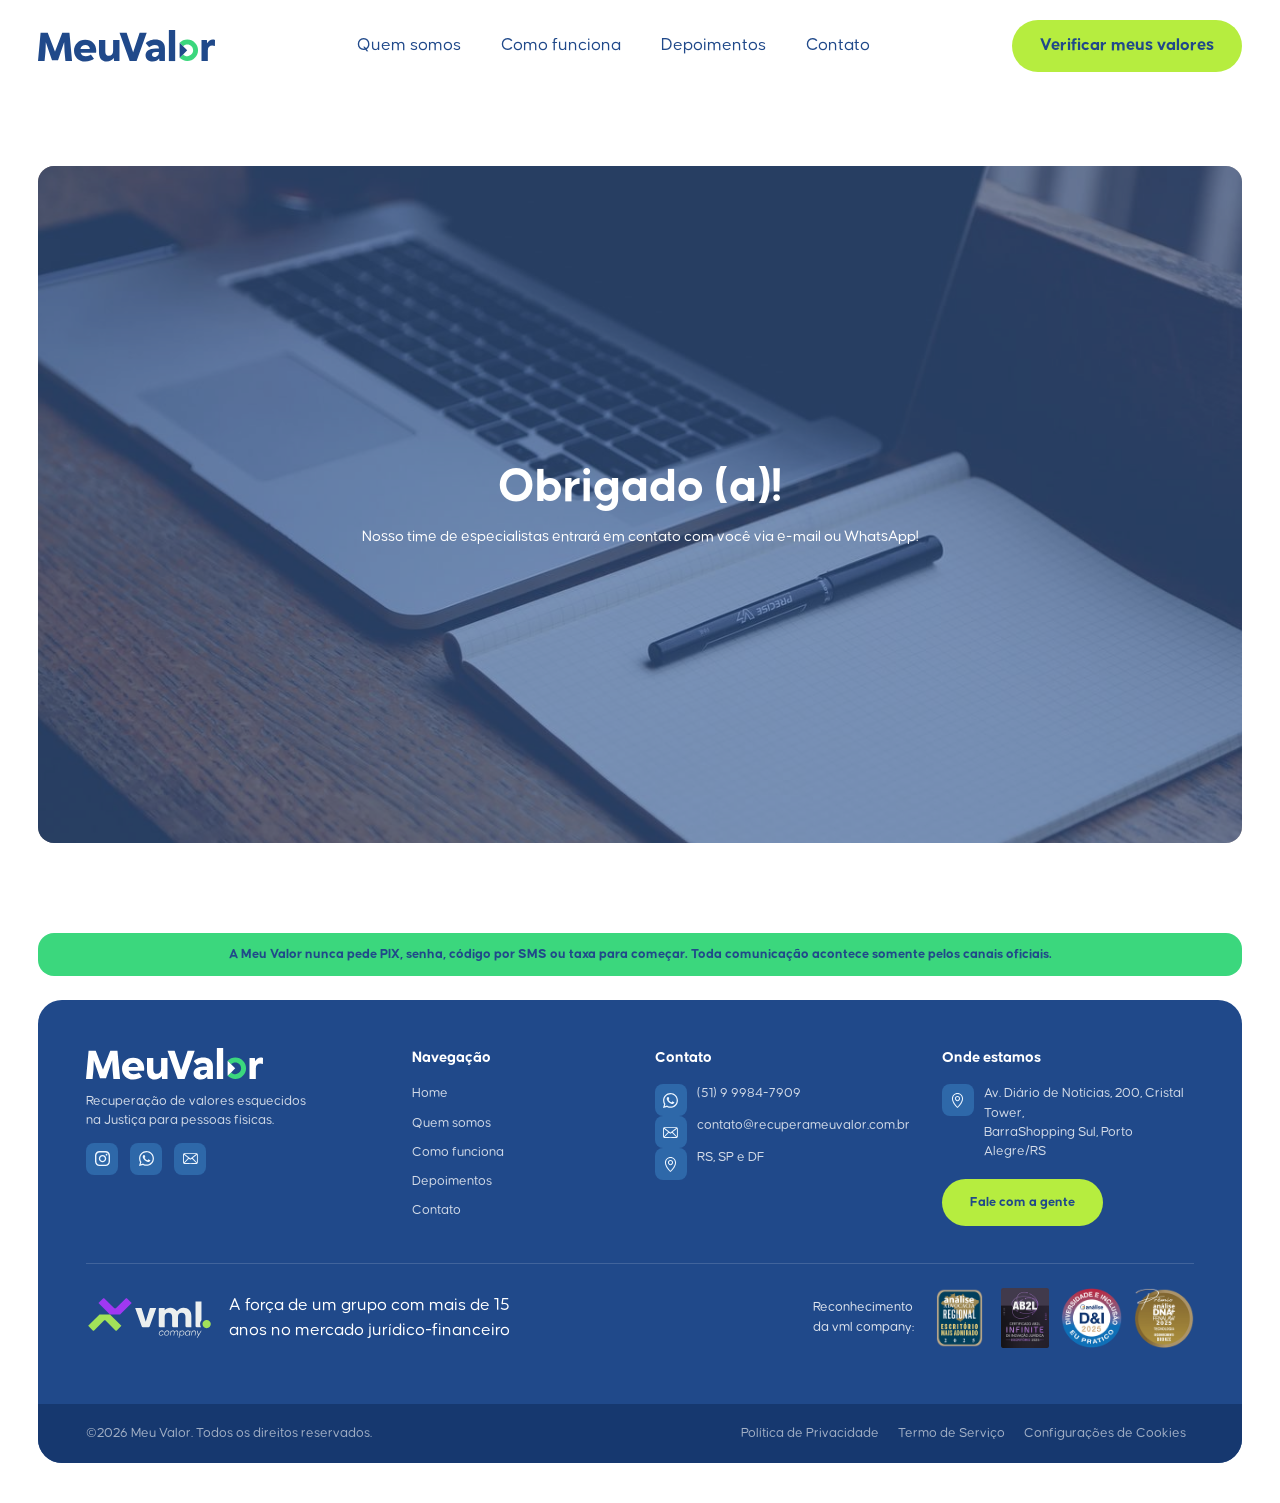
<file: obrigado.html>
<!DOCTYPE html>
<html lang="pt-BR">
<head>
  <meta charset="UTF-8" />
  <meta name="viewport" content="width=device-width, initial-scale=1.0" />
  <title>Obrigado | Meu Valor</title>
  <meta name="description" content="Recebemos o seu contato. Nosso time de especialistas falará com você em breve." />
  <meta name="robots" content="noindex, follow" />
  <link rel="icon" href="assets/img/favicon.svg" type="image/svg+xml" />
  <link rel="stylesheet" href="css/style.css" />
</head>
<body>

  <div data-include="components/header.html"></div>

  <main>
    <div class="container" style="padding-top: 24px;">
      <div class="thanks-hero">
        <img src="assets/img/banner-01-laptop.jpg" alt="Mesa de trabalho com notebook e caderno" />
        <div class="overlay-text">
          <h1>Obrigado (a)!</h1>
          <p>Nosso time de especialistas entrará em contato com você via e-mail ou WhatsApp!</p>
        </div>
      </div>
    </div>
  </main>

  <div class="alert-bar mint" style="margin-top: 40px;">
    A Meu Valor nunca pede PIX, senha, código por SMS ou taxa para começar. Toda comunicação acontece
    somente pelos canais oficiais.
  </div>

  <div data-include="components/footer.html"></div>

  <script src="js/include.js"></script>
  <script src="js/nav.js"></script>
</body>
</html>
</file>
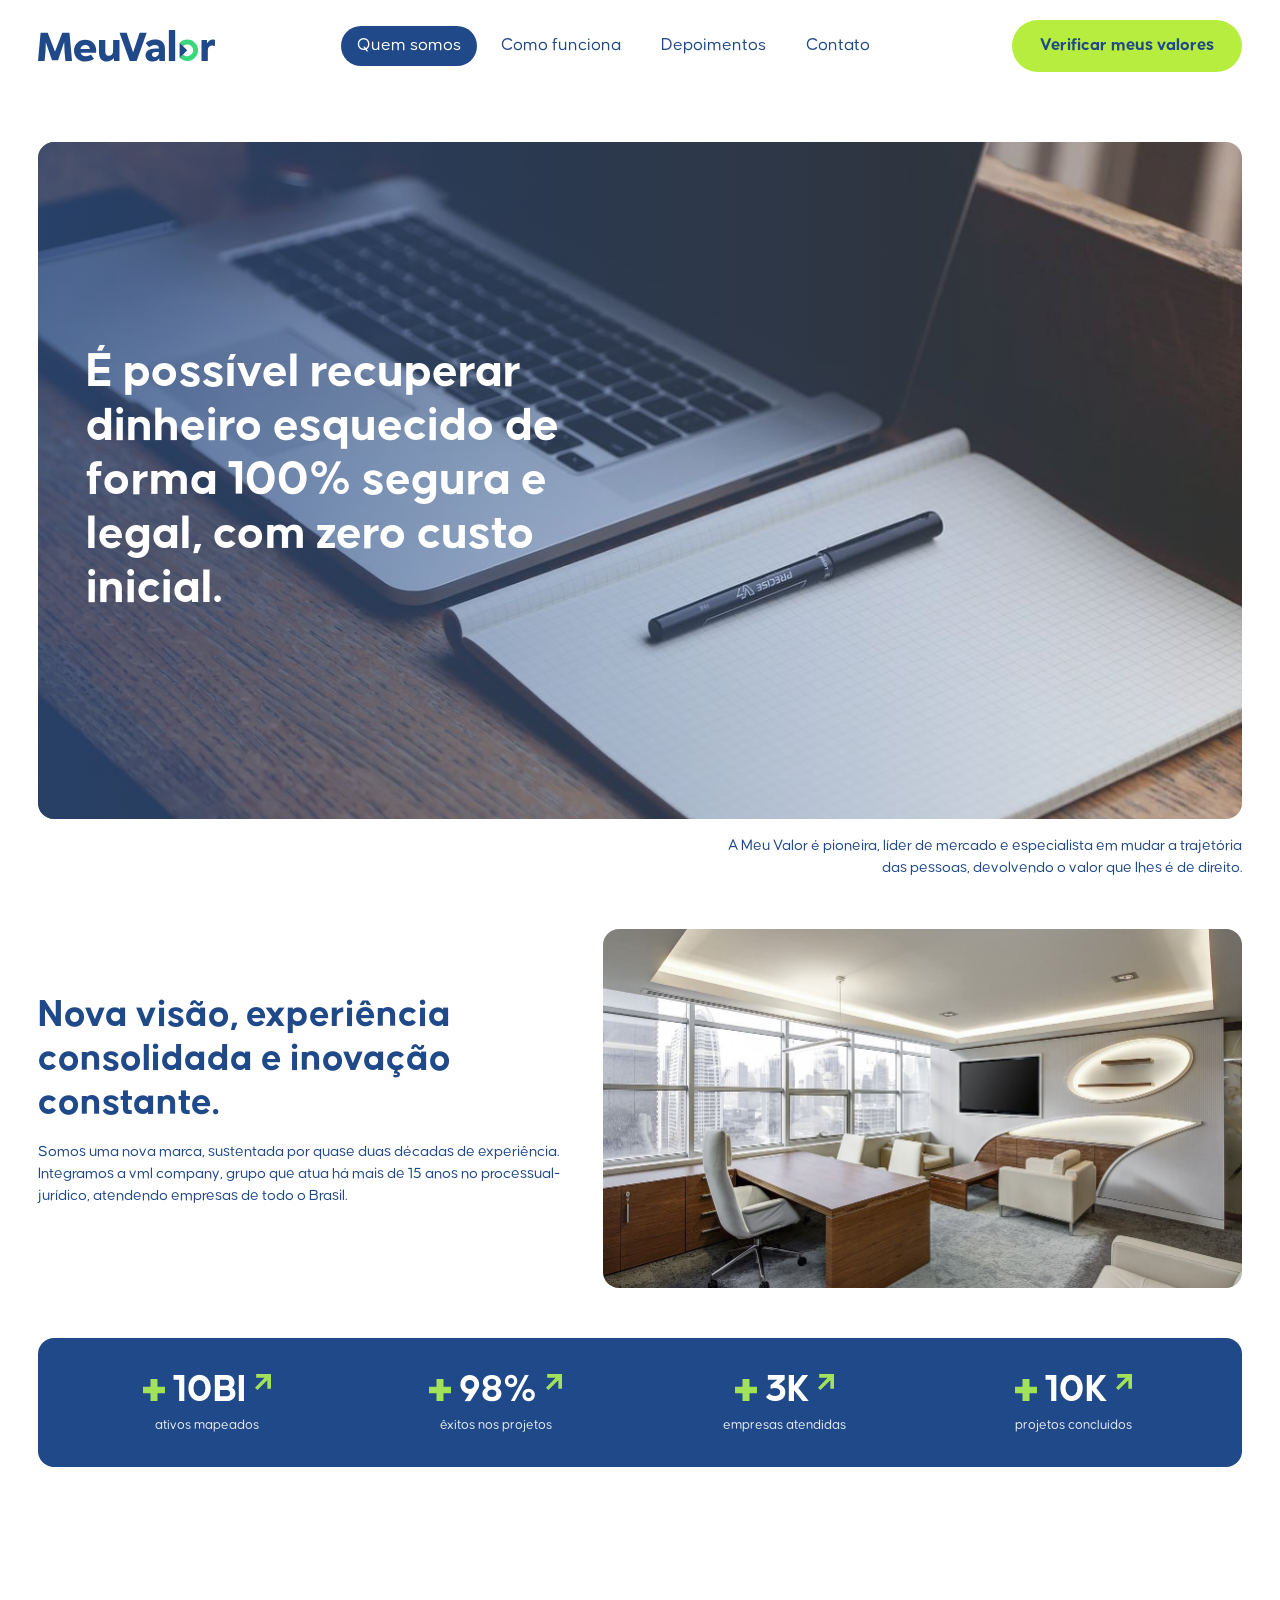
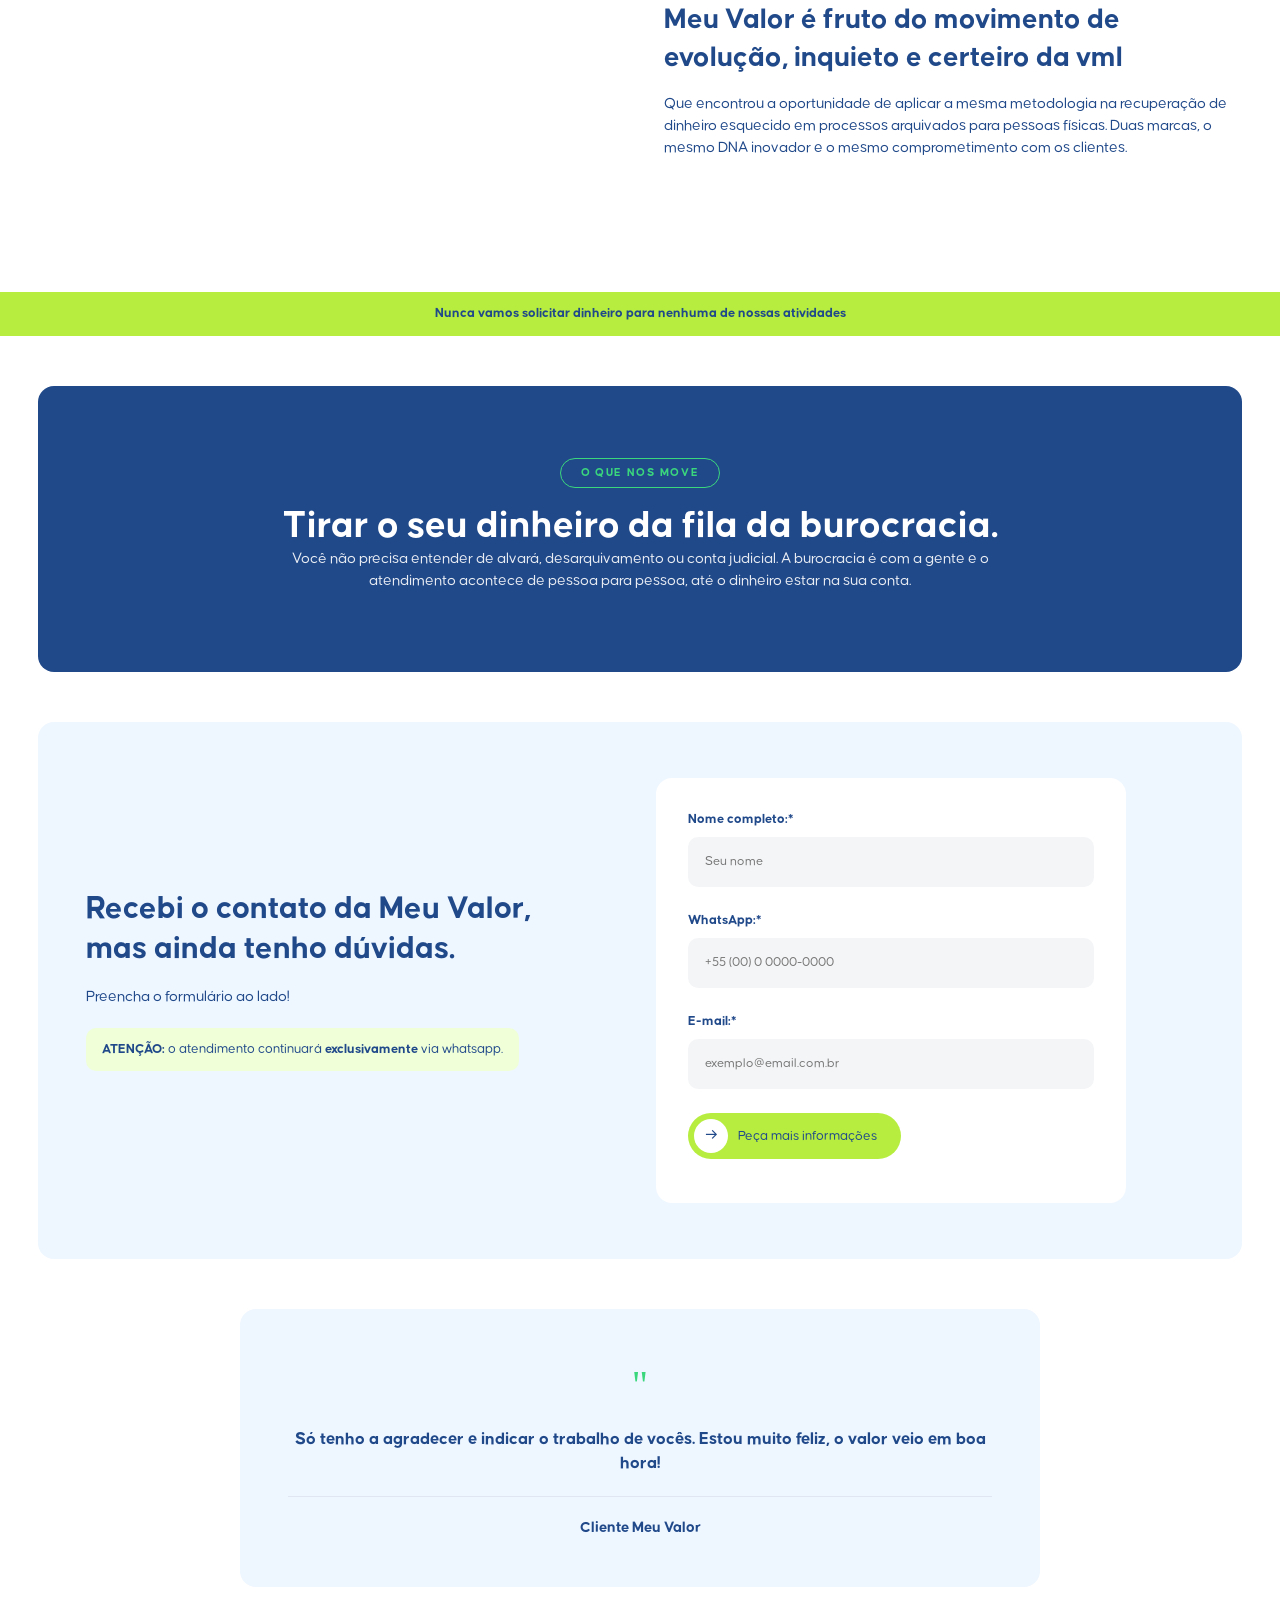
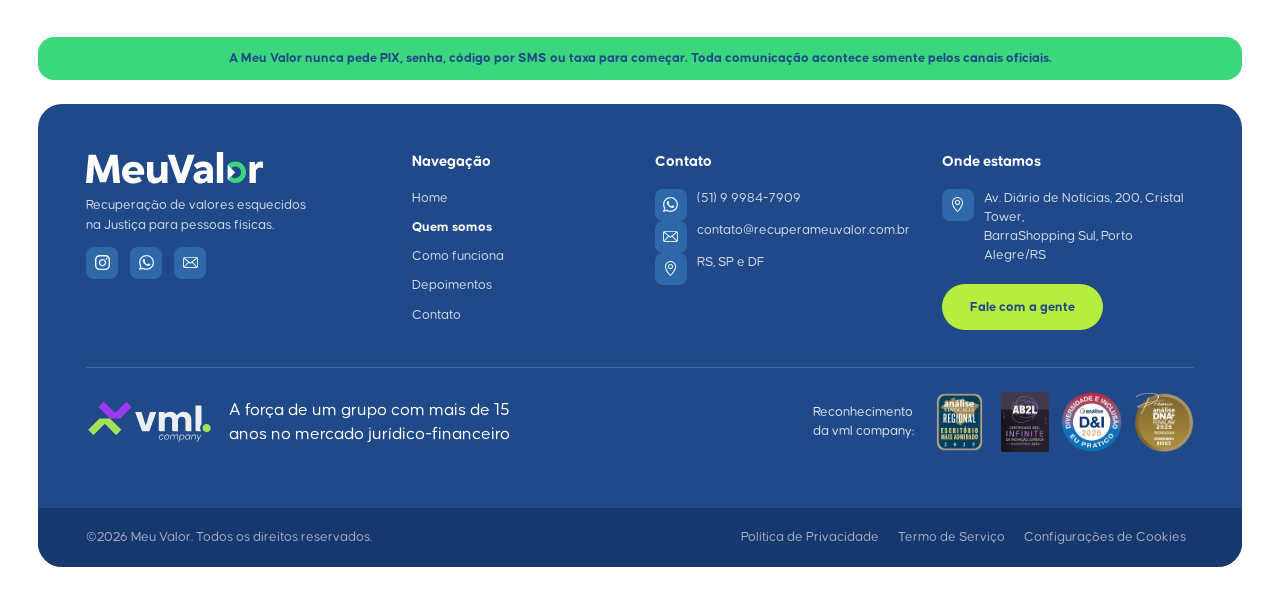
<file: quem-somos.html>
<!DOCTYPE html>
<html lang="pt-BR">
<head>
  <meta charset="UTF-8" />
  <meta name="viewport" content="width=device-width, initial-scale=1.0" />

  <!-- ===================== SEO ===================== -->
  <title>Quem somos | 100% segura, 100% legal e zero custo inicial.</title>
  <meta name="description" content="A Meu Valor assume a burocracia para recuperar o seu dinheiro esquecido. Processos totalmente transparentes e seguros." />
  <meta name="keywords" content="recuperar dinheiro esquecido, dinheiro esquecido, valores a receber, depósito judicial, processos arquivados, meu valor, vml company" />
  <meta name="robots" content="index, follow" />
  <link rel="canonical" href="https://www.recuperameuvalor.com.br/quem-somos.html" />

  <meta property="og:type" content="website" />
  <meta property="og:site_name" content="Meu Valor" />
  <meta property="og:locale" content="pt_BR" />
  <meta property="og:title" content="Quem somos | 100% segura, 100% legal e zero custo inicial." />
  <meta property="og:description" content="A Meu Valor assume a burocracia para recuperar o seu dinheiro esquecido. Processos totalmente transparentes e seguros." />
  <meta property="og:url" content="https://www.recuperameuvalor.com.br/quem-somos.html" />
  <meta property="og:image" content="https://www.recuperameuvalor.com.br/assets/img/banner-02-escritorio.jpg" />
  <meta name="twitter:card" content="summary_large_image" />
  <meta name="twitter:title" content="Quem somos | 100% segura, 100% legal e zero custo inicial." />
  <meta name="twitter:description" content="A Meu Valor assume a burocracia para recuperar o seu dinheiro esquecido." />

  <link rel="icon" href="assets/img/favicon.svg" type="image/svg+xml" />
  <link rel="stylesheet" href="css/style.css" />
</head>
<body>

  <div data-include="components/header.html"></div>

  <main>
    <!-- ===================== HERO ===================== -->
    <div class="container">
      <div class="hero-overlay">
        <img src="assets/img/banner-01-laptop.jpg" alt="Mesa de trabalho com notebook e caderno" />
        <div class="overlay-text">
          <h1>É possível recuperar dinheiro esquecido de forma 100% segura e legal, com zero custo inicial.</h1>
        </div>
      </div>
      <p style="max-width: 520px; margin-top: 16px; margin-left: auto; text-align: right;">
        A Meu Valor é pioneira, líder de mercado e especialista em mudar a trajetória das pessoas,
        devolvendo o valor que lhes é de direito.
      </p>
    </div>

    <!-- ===================== DE ONDE VIEMOS ===================== -->
    <section class="container hero">
      <div>
        <h2 style="margin-bottom: 16px;">Nova visão, experiência consolidada e inovação constante.</h2>
        <p>
          Somos uma nova marca, sustentada por quase duas décadas de experiência. Integramos a vml
          company, grupo que atua há mais de 15 anos no processual-jurídico, atendendo empresas de todo o
          Brasil.
        </p>
      </div>
      <img src="assets/img/banner-02-escritorio.jpg" alt="Sala de reunião do escritório Meu Valor" />
    </section>

    <!-- ===================== BIG NUMBERS ===================== -->
    <section class="container">
      <div class="stats-bar">
        <div class="stat">
          <div class="stat-value">
            <img class="stat-ico stat-ico--plus" src="assets/img/icon-mais.svg" alt="" aria-hidden="true" />
            <span class="stat-number">10BI</span>
            <img class="stat-ico stat-ico--arrow" src="assets/img/icon-seta.svg" alt="" aria-hidden="true" />
          </div>
          <div class="stat-label">ativos mapeados</div>
        </div>
        <div class="stat">
          <div class="stat-value">
            <img class="stat-ico stat-ico--plus" src="assets/img/icon-mais.svg" alt="" aria-hidden="true" />
            <span class="stat-number">98%</span>
            <img class="stat-ico stat-ico--arrow" src="assets/img/icon-seta.svg" alt="" aria-hidden="true" />
          </div>
          <div class="stat-label">êxitos nos projetos</div>
        </div>
        <div class="stat">
          <div class="stat-value">
            <img class="stat-ico stat-ico--plus" src="assets/img/icon-mais.svg" alt="" aria-hidden="true" />
            <span class="stat-number">3K</span>
            <img class="stat-ico stat-ico--arrow" src="assets/img/icon-seta.svg" alt="" aria-hidden="true" />
          </div>
          <div class="stat-label">empresas atendidas</div>
        </div>
        <div class="stat">
          <div class="stat-value">
            <img class="stat-ico stat-ico--plus" src="assets/img/icon-mais.svg" alt="" aria-hidden="true" />
            <span class="stat-number">10K</span>
            <img class="stat-ico stat-ico--arrow" src="assets/img/icon-seta.svg" alt="" aria-hidden="true" />
          </div>
          <div class="stat-label">projetos concluídos</div>
        </div>
      </div>
    </section>

    <!-- ===================== DNA / VÍDEO ===================== -->
    <section class="container video-block">
      <div class="video-embed">
        <iframe src="https://www.youtube.com/embed/ziocebq8nM8" title="Você tem dinheiro esquecido na Justiça - e provavelmente não sabe disso" allow="accelerometer; autoplay; clipboard-write; encrypted-media; gyroscope; picture-in-picture; web-share" referrerpolicy="strict-origin-when-cross-origin" allowfullscreen></iframe>
      </div>
      <div>
        <h3 style="margin-bottom: 16px;">Meu Valor é fruto do movimento de evolução, inquieto e certeiro da vml</h3>
        <p>
          Que encontrou a oportunidade de aplicar a mesma metodologia na recuperação de dinheiro esquecido
          em processos arquivados para pessoas físicas. Duas marcas, o mesmo DNA inovador e o mesmo
          comprometimento com os clientes.
        </p>
      </div>
    </section>

    <div class="alert-bar">Nunca vamos solicitar dinheiro para nenhuma de nossas atividades</div>

    <!-- ===================== O QUE NOS MOVE ===================== -->
    <section class="container">
      <div class="section-deep">
        <div class="eyebrow">O QUE NOS MOVE</div>
        <h2>Tirar o seu dinheiro da fila da burocracia.</h2>
        <p>
          Você não precisa entender de alvará, desarquivamento ou conta judicial. A burocracia é com a
          gente e o atendimento acontece de pessoa para pessoa, até o dinheiro estar na sua conta.
        </p>
      </div>
    </section>

    <!-- ===================== FORMULÁRIO ===================== -->
    <section class="container">
      <div class="contact-form-section">
        <div class="contact-form-inner">
          <div class="contact-form-copy">
            <h2>Recebi o contato da Meu Valor, mas ainda tenho dúvidas.</h2>
            <p>Preencha o formulário ao lado!</p>
            <p class="form-notice"><strong>ATENÇÃO:</strong> o atendimento continuará <strong>exclusivamente</strong> via whatsapp.</p>
          </div>
          <div data-include="components/form.html"></div>
        </div>
      </div>
    </section>

    <!-- ===================== FECHAMENTO — DEPOIMENTO ===================== -->
    <section class="container">
      <div class="testimonial-carousel">
        <span class="testimonial-quote-mark">"</span>
        <p class="testimonial-text">Só tenho a agradecer e indicar o trabalho de vocês. Estou muito feliz, o valor veio em boa hora!</p>
        <p class="testimonial-author">Cliente Meu Valor</p>
      </div>
    </section>
  </main>

  <div class="alert-bar mint">
    A Meu Valor nunca pede PIX, senha, código por SMS ou taxa para começar. Toda comunicação acontece
    somente pelos canais oficiais.
  </div>

  <div data-include="components/footer.html"></div>

  <script src="js/include.js"></script>
  <script src="js/nav.js"></script>
  <script src="js/form.js"></script>
</body>
</html>
</file>
<file: css/style.css>
/* ==========================================================================
   Meu Valor — CSS base
   ---------------------------------------------------------------------------
   ★ FONTE ÚNICA DE VERDADE: edite cores e tipografia no bloco :root abaixo.
     Mudou o tom de azul aqui? Muda no site inteiro (todas as páginas).
   Paleta oficial (SVGs "Cores principais" e "Cores de apoio").
   Tipografia: Causten, escala oficial do Figma (tamanho / entrelinha).
   Layout de referência: 1280px, fluido para telas maiores e menores.
   ========================================================================== */

/* ---- Fonte Causten -------------------------------------------------------- */
@font-face { font-family:"Causten"; src:url("../assets/fonts/Causten-Regular.otf") format("opentype");   font-weight:400; font-style:normal; font-display:swap; }
@font-face { font-family:"Causten"; src:url("../assets/fonts/Causten-Medium.otf") format("opentype");    font-weight:500; font-style:normal; font-display:swap; }
@font-face { font-family:"Causten"; src:url("../assets/fonts/Causten-SemiBold.otf") format("opentype");  font-weight:600; font-style:normal; font-display:swap; }
@font-face { font-family:"Causten"; src:url("../assets/fonts/Causten-Bold.otf") format("opentype");      font-weight:700; font-style:normal; font-display:swap; }
@font-face { font-family:"Causten"; src:url("../assets/fonts/Causten-ExtraBold.otf") format("opentype"); font-weight:800; font-style:normal; font-display:swap; }
@font-face { font-family:"Causten"; src:url("../assets/fonts/Causten-Black.otf") format("opentype");     font-weight:900; font-style:normal; font-display:swap; }

:root {
  /* ---- CORES — paleta crua (mude o hex e reflete no site todo) ---- */
  --c-navy:        #20498A;  /* principal (logo, títulos, footer) */
  --c-navy-deep:   #16386F;  /* seções escuras */
  --c-blue:        #2E68A9;  /* azul médio de apoio */
  --c-blue-muted:  #6C81A4;  /* azul acinzentado de apoio */
  --c-lime:        #B6ED3F;  /* verde-limão — CTA */
  --c-green:       #3BD77D;  /* verde — faixa de segurança / marca */
  --c-green-light: #89EA83;
  --c-green-pale:  #F0FFD8;
  --c-blue-bg:     #EEF6FF;  /* fundo azul-claro (cards / form) */
  --c-off-white:   #F7F9FC;
  --c-gray-100:    #EBEBEB;
  --c-gray-400:    #9C9C9C;
  --c-ink:         #222222;
  --c-white:       #FFFFFF;

  /* ---- CORES semânticas (usadas nos componentes) ---- */
  --color-navy:        var(--c-navy);
  --color-navy-deep:   var(--c-navy-deep);
  --color-footer-navy: var(--c-navy);
  --color-lime:        var(--c-lime);
  --color-mint:        var(--c-green);
  --color-bg-light:    var(--c-blue-bg);
  --color-text:        var(--c-navy);  /* texto do corpo no azul da marca */
  --color-muted:       var(--c-blue-muted);
  --color-bg:          var(--c-white);
  --color-border:      #e1e7f2;

  /* ---- TIPOGRAFIA — Causten + escala oficial (size / line-height) ---- */
  --font-heading: "Causten", "Poppins", "Segoe UI", system-ui, sans-serif;
  --font-body:    "Causten", "Poppins", "Segoe UI", system-ui, sans-serif;

  /* O site usa APENAS dois pesos: Regular (400) e Bold (700).
     Os apelidos abaixo caem num dos dois — não há semibold/medium/extra no site. */
  --fw-regular:400; --fw-medium:400; --fw-semibold:700; --fw-bold:700; --fw-extra:700; --fw-black:700;

  /* tamanhos (px do Figma → rem) e entrelinhas */
  --fs-hero: 3.75rem;  --lh-hero: 1.083;  /* 60 / 65 */
  --fs-h1:   3.125rem; --lh-h1:   1.08;   /* 50 / 54 */
  --fs-h2:   2.5rem;   --lh-h2:   1.10;   /* 40 / 44 */
  --fs-h3:   1.875rem; --lh-h3:   1.267;  /* 30 / 38 */
  --fs-h4:   1.375rem; --lh-h4:   1.364;  /* 22 / 30 */
  --fs-body: 1.125rem; --lh-body: 1.333;  /* 18 / 24 */
  --fs-base: 1rem;     --lh-base: 1.375;  /* 16 / 22 */
  --fs-sm:   0.875rem; --lh-sm:   1.286;  /* 14 / 18 */
  --fs-overline: 0.75rem; --lh-overline: 1.333; /* 12 / 16 */
  --fs-btn:  1rem;     --lh-btn:  1.25;   /* 16 / 20 */

  --container-width: 1280px;
  --radius: 16px;

  /* Espaçamento vertical entre seções (autolayout do Figma = 50) */
  --section-gap: 50px;
}

* {
  box-sizing: border-box;
  margin: 0;
  padding: 0;
}

body {
  font-family: var(--font-body);
  font-size: var(--fs-base);
  line-height: var(--lh-base);
  color: var(--color-text);
  background: var(--color-bg);
  -webkit-font-smoothing: antialiased;
}

/* ---- Escala tipográfica: defaults dos elementos + classes utilitárias ----
   Títulos usam clamp() para escalar suave no mobile (máx. = tamanho do Figma). */
h1, h2, h3, h4 { font-family: var(--font-heading); color: var(--color-navy); font-weight: var(--fw-bold); }

.t-hero { font-size: clamp(2.5rem, 5.2vw, var(--fs-hero)); line-height: var(--lh-hero); font-weight: var(--fw-extra); }
h1, .t-h1 { font-size: clamp(2.25rem, 4.4vw, var(--fs-h1)); line-height: var(--lh-h1); font-weight: var(--fw-bold); }
h2, .t-h2 { font-size: clamp(1.85rem, 3.6vw, var(--fs-h2)); line-height: var(--lh-h2); font-weight: var(--fw-bold); }
h3, .t-h3 { font-size: clamp(1.5rem, 2.6vw, var(--fs-h3)); line-height: var(--lh-h3); font-weight: var(--fw-semibold); }
h4, .t-h4 { font-size: var(--fs-h4); line-height: var(--lh-h4); font-weight: var(--fw-semibold); }
.t-body { font-size: var(--fs-body); line-height: var(--lh-body); }
.t-base { font-size: var(--fs-base); line-height: var(--lh-base); }
.t-sm   { font-size: var(--fs-sm);   line-height: var(--lh-sm); }
.t-overline { font-size: var(--fs-overline); line-height: var(--lh-overline); letter-spacing: 0.14em; text-transform: uppercase; font-weight: var(--fw-semibold); }

/* Destaque de palavra dentro de um título (ex.: verde no meio da frase) */
.hl { color: var(--color-mint); }

/* Respiro lateral proporcional: preenche até 1920px, respiro ~40px@1280 e ~57px@1920.
   Acima de 1920px o layout centraliza (limite feito no design). */
.container {
  width: 100%;
  max-width: 1920px;
  margin: 0 auto;
  padding-inline: clamp(20px, 3vw, 60px);
}

img {
  max-width: 100%;
  display: block;
}

a {
  color: inherit;
}

/* Ritmo vertical: 50px de espaçamento entre todas as seções */
main {
  display: flex;
  flex-direction: column;
  gap: var(--section-gap);
  padding-block: var(--section-gap);
}
section { padding: 0; }

/* Eyebrow = componente TAG (contorno verde, com hover). Verde em fundo claro e escuro. */
.eyebrow {
  display: inline-block;
  border: 1.5px solid var(--c-green);
  color: var(--c-green-700);
  background: transparent;
  border-radius: 999px;
  padding: 6px 20px;
  font-size: var(--fs-overline);
  line-height: var(--lh-overline);
  font-weight: var(--fw-semibold);
  letter-spacing: 0.14em;
  transition: background 0.15s ease;
  text-transform: uppercase;
  margin-bottom: 16px;
}
.eyebrow:hover { background: var(--c-green-pale); }

/* ==========================================================================
   BOTÕES — existem SÓ 3 no site inteiro (sem exceção). Cada um é um componente
   reutilizável com os 3 estados: default › hover (:hover) › click (:active).
   No HTML muda só o texto.

     .btn-padrao  → PADRÃO — usado em todas as páginas/lugares
     .btn-header  → botão do MENU do header ("Verificar meus valores")
     .btn-form    → botão do FORMULÁRIO, com seta ("Peça mais informações")

   (.btn é apelido de .btn-padrao, para não quebrar marcações existentes.)
   ========================================================================== */

/* Base compartilhada: só geometria + fonte-família (tipografia é por tipo, abaixo) */
.btn-padrao, .btn, .btn-header, .btn-form {
  display: inline-flex;
  align-items: center;
  justify-content: center;
  gap: 10px;
  padding: 14px 28px;
  border-radius: 999px;
  font-family: var(--font-heading);
  text-decoration: none;
  text-align: center;
  cursor: pointer;
  border: none;
  transition: background 0.15s ease, color 0.15s ease, transform 0.1s ease;
}
.btn-padrao:active, .btn:active, .btn-header:active, .btn-form:active { transform: translateY(1px); }

/* 1) PADRÃO — limão › (hover) navy › (click) verde-claro | 18/24 BOLD */
.btn-padrao, .btn                 { background: var(--c-lime);       color: var(--c-navy);
                                    font-size: var(--fs-body); line-height: var(--lh-body); font-weight: var(--fw-bold); }
.btn-padrao:hover, .btn:hover     { background: var(--c-navy);       color: #fff; }
.btn-padrao:active, .btn:active   { background: var(--c-green-pale); color: var(--c-navy); }

/* 2) HEADER (itens do menu) — texto › (hover) limão › (click) navy | 18/24 REGULAR */
.btn-header          { background: transparent;   color: var(--c-navy);
                       font-size: var(--fs-body); line-height: var(--lh-body); font-weight: var(--fw-regular);
                       padding: 8px 16px; }
.btn-header:hover    { background: var(--c-lime);  color: var(--c-navy); }
.btn-header:active,
.btn-header.is-active { background: var(--c-navy);  color: #fff; }

/* 3) FORMULÁRIO (com seta) — limão › (hover) verde-claro › (click) navy | 14/18 REGULAR */
.btn-form            { background: var(--c-lime);       color: var(--c-navy); padding: 6px 24px 6px 6px;
                       font-size: var(--fs-sm); line-height: var(--lh-sm); font-weight: var(--fw-regular); }
.btn-form:hover      { background: var(--c-green-pale); color: var(--c-navy); }
.btn-form:active     { background: var(--c-navy);       color: #fff; }
.btn-form::before {           /* círculo branco com a seta */
  content: "→";
  flex: none;
  width: 34px;
  height: 34px;
  border-radius: 50%;
  background: #fff;
  color: var(--c-navy);
  display: inline-flex;
  align-items: center;
  justify-content: center;
  font-size: 1.1rem;
  line-height: 1;
}

/* ==========================================================================
   Tags
   ========================================================================== */
.tag {
  display: inline-block;
  padding: 8px 20px;
  border-radius: 999px;
  border: 2px solid var(--c-green);
  color: var(--c-green-700);
  background: transparent;
  font-weight: var(--fw-semibold);
  font-size: var(--fs-sm);
}
.tag--filled { background: var(--c-green); color: #fff; border-color: var(--c-green); }

/* ==========================================================================
   Setas de carrossel (default › hover › click)
   ========================================================================== */
.carousel-arrow {
  width: 44px;
  height: 44px;
  border-radius: 50%;
  border: 1px solid var(--color-border);
  background: #fff;
  color: var(--c-navy);
  font-size: 1.3rem;
  line-height: 1;
  display: inline-flex;
  align-items: center;
  justify-content: center;
  cursor: pointer;
  transition: background 0.15s ease, color 0.15s ease, border-color 0.15s ease;
}
.carousel-arrow:hover { background: var(--c-blue-muted); color: #fff; border-color: var(--c-blue-muted); }
.carousel-arrow:active { background: var(--c-navy); color: #fff; border-color: var(--c-navy); }

/* ==========================================================================
   Header
   ========================================================================== */

.site-header {
  position: sticky;
  top: 0;
  background: var(--color-bg);
  z-index: 100;
}

.header-inner {
  display: flex;
  align-items: center;
  justify-content: space-between;
  padding-block: 20px; /* só vertical — o respiro lateral vem do .container */
}

.logo {
  display: inline-flex;
  align-items: center;
  text-decoration: none;
}
.logo img { height: 32px; width: auto; display: block; }

.nav-list {
  display: flex;
  align-items: center;
  gap: 8px; /* itens do menu agora são .btn-header (têm padding próprio) */
  list-style: none;
}
/* Os links do menu usam o componente .btn-header (estilos/estados vêm dele) */

.nav-toggle {
  display: none;
  flex-direction: column;
  gap: 4px;
  background: none;
  border: none;
  cursor: pointer;
}

.nav-toggle span {
  width: 24px;
  height: 2px;
  background: var(--color-navy);
}

/* ==========================================================================
   Alert bars
   ========================================================================== */

.alert-bar {
  background: var(--color-lime);
  color: var(--color-navy);
  text-align: center;
  font-weight: 700;
  font-size: 14px;
  padding: 12px 24px;
}

/* Faixa de segurança (verde): card arredondado com respiro (não é full-bleed) */
.alert-bar.mint {
  background: var(--color-mint);
  color: var(--c-navy);
  margin-inline: clamp(20px, 3vw, 60px);
  border-radius: var(--radius);
}

/* ==========================================================================
   Banner / Carrossel
   ========================================================================== */

.banner-carousel {
  position: relative;
  overflow: hidden;
  border-radius: var(--radius);
}

.banner-track {
  display: flex;
  transition: transform 0.5s ease;
}

.banner-slide {
  min-width: 100%;
}

.banner-slide img {
  width: 100%;
  aspect-ratio: 12 / 5; /* banner panorâmico (2,4:1) */
  object-fit: cover;
}

.banner-prev,
.banner-next {
  position: absolute;
  top: 50%;
  transform: translateY(-50%);
  background: rgba(255, 255, 255, 0.85);
  border: none;
  width: 40px;
  height: 40px;
  border-radius: 50%;
  cursor: pointer;
  font-size: 18px;
}

.banner-prev { left: 16px; }
.banner-next { right: 16px; }

.banner-dots {
  position: absolute;
  bottom: 16px;
  left: 50%;
  transform: translateX(-50%);
  display: flex;
  gap: 8px;
}

.banner-dot {
  width: 8px;
  height: 8px;
  border-radius: 50%;
  border: none;
  background: rgba(255, 255, 255, 0.6);
  cursor: pointer;
}

.banner-dot.is-active {
  background: var(--color-bg);
}

/* ==========================================================================
   Hero
   ========================================================================== */

.hero {
  display: grid;
  grid-template-columns: 1fr 1.2fr;
  gap: 32px;
  align-items: center;
}

.hero h1 {
  margin-bottom: 20px;
}

.hero p {
  color: var(--color-text);
  margin-bottom: 16px;
}

.hero .highlight {
  font-weight: var(--fw-bold);
  color: var(--color-navy);
}

.quote-badge {
  display: inline-block;
  background: var(--color-bg-light);
  border-left: 3px solid var(--color-mint);
  border-radius: 12px;
  padding: 12px 16px;
  margin-bottom: 16px;
  font-weight: var(--fw-medium);
  color: var(--color-navy);
}

.hero img {
  border-radius: var(--radius);
  width: 100%;
  aspect-ratio: 16 / 9; /* trava 16:9 — troca de imagem sem quebrar o layout */
  object-fit: cover;
}

.hero-overlay {
  position: relative;
  border-radius: var(--radius);
  overflow: hidden;
}

.hero-overlay img {
  width: 100%;
  aspect-ratio: 16 / 9;
  object-fit: cover;
}

.hero-overlay .overlay-text {
  position: absolute;
  inset: 0;
  display: flex;
  flex-direction: column;
  justify-content: center;
  padding: 48px;
  background: linear-gradient(90deg, rgba(32, 73, 138, 0.6), rgba(32, 73, 138, 0));
  color: #fff;
}

.hero-overlay .overlay-text h1 {
  color: #fff;
  max-width: 480px;
}

/* ==========================================================================
   Cards grid (perfis / benefícios / passos)
   ========================================================================== */

.card-grid {
  display: grid;
  grid-template-columns: repeat(3, 1fr);
  gap: 24px;
  margin-top: 32px;
}

.card-grid.cols-4 {
  grid-template-columns: repeat(4, 1fr);
}

.card {
  background: var(--color-bg-light);
  border-radius: var(--radius);
  padding: 32px;
  transition: background 0.18s ease, transform 0.18s ease, box-shadow 0.18s ease;
}
/* Hover/ativo (Tópicos): bloco navy com texto branco */
.card:hover {
  background: var(--c-navy);
  transform: translateY(-4px);
  box-shadow: 0 18px 40px rgba(22, 38, 79, 0.18);
}
.card:hover h3 { color: #fff; }
.card:hover p { color: rgba(255, 255, 255, 0.85); }
.card:hover .card-icon { background: rgba(255, 255, 255, 0.28); }

.card-icon {
  width: 48px;
  height: 48px;
  border-radius: 12px;
  background: var(--color-muted);
  margin-bottom: 20px;
  transition: background 0.18s ease;
}

.card h3 {
  font-size: var(--fs-body);
  line-height: var(--lh-body);
  margin-bottom: 8px;
}

.card p {
  font-size: var(--fs-sm);
  line-height: var(--lh-sm);
  color: var(--color-muted);
}

/* ==========================================================================
   Seções escuras (como fazemos / vml company / o que nos move)
   ========================================================================== */

/* Seção escura sólida (ex.: "O que nos move") */
.section-deep {
  background: var(--c-navy);
  color: #fff;
  border-radius: var(--radius);
  padding: 72px 40px;
  text-align: center;
}
/* Variante com imagem abstrata de fundo (ex.: "Uma marca vml company") */
.section-deep--image {
  background: linear-gradient(rgba(5, 8, 40, 0.30), rgba(5, 8, 40, 0.42)),
              var(--c-navy-deep) url("../assets/img/banner-03-abstrato.jpg") center / cover no-repeat;
}

.section-deep h2 {
  color: #fff;
}

.section-deep p {
  max-width: 700px;
  margin: 0 auto 8px;
  opacity: 0.9;
}

/* Tag em fundo escuro: mantém o verde (bem visível no navy) */
.section-deep .eyebrow {
  border-color: var(--c-green);
  color: var(--c-green);
}
.section-deep .eyebrow:hover { background: rgba(59, 215, 125, 0.15); }

.section-soft {
  background: var(--color-bg-light);
  border-radius: var(--radius);
  padding: 56px 40px;
  text-align: center;
}

/* ==========================================================================
   Estatísticas (Quem somos)
   ========================================================================== */

.stats-bar {
  background: var(--color-footer-navy);
  border-radius: var(--radius);
  display: grid;
  grid-template-columns: repeat(4, 1fr);
  padding: 32px 24px;
  color: #fff;
  text-align: center;
}

.stats-bar .stat-value {
  display: flex;
  align-items: center;
  justify-content: center;
  gap: 8px;
}
.stats-bar .stat-number {
  font-size: var(--fs-h2);
  line-height: 1;
  font-weight: var(--fw-extra);
  color: #fff;
}
.stats-bar .stat-ico { width: auto; flex-shrink: 0; }
.stats-bar .stat-ico--plus { height: 22px; }
.stats-bar .stat-ico--arrow { height: 16px; align-self: flex-start; margin-top: 4px; }

.stats-bar .stat-label {
  font-size: var(--fs-sm);
  opacity: 0.9;
  margin-top: 6px;
}

/* ==========================================================================
   Vídeo (Quem somos)
   ========================================================================== */

.video-block {
  display: grid;
  grid-template-columns: 1fr 1fr;
  gap: 48px;
  align-items: center;
}

.video-thumb {
  position: relative;
  border-radius: var(--radius);
  overflow: hidden;
  cursor: pointer;
}

.video-thumb img {
  width: 100%;
  height: 300px;
  object-fit: cover;
}

.video-thumb .play-button {
  position: absolute;
  top: 50%;
  left: 50%;
  transform: translate(-50%, -50%);
  width: 56px;
  height: 56px;
  background: rgba(255, 255, 255, 0.9);
  border-radius: 50%;
  display: flex;
  align-items: center;
  justify-content: center;
  font-size: 20px;
  color: var(--color-navy);
}

/* Vídeo embedado (YouTube) — responsivo 16:9 */
.video-embed {
  position: relative;
  width: 100%;
  padding-bottom: 56.25%;
  height: 0;
  border-radius: var(--radius);
  overflow: hidden;
}
.video-embed iframe {
  position: absolute;
  inset: 0;
  width: 100%;
  height: 100%;
  border: 0;
}

/* ==========================================================================
   Passos (mosaico alternado imagem + texto) — Como funciona
   ========================================================================== */
.steps { display: flex; flex-direction: column; gap: 48px; margin-top: 40px; }
.step {
  display: grid;
  grid-template-columns: 1fr 1fr;
  gap: 56px;
  align-items: center;
}
.step--reverse .step__media { order: 2; }
.step__media img {
  width: 100%;
  aspect-ratio: 16 / 9;
  object-fit: cover;
  border-radius: var(--radius);
}
.step__body h3 { margin-bottom: 12px; }
@media (max-width: 768px) {
  .step { grid-template-columns: 1fr; gap: 20px; }
  .step--reverse .step__media { order: 0; }
}

/* ==========================================================================
   Depoimentos
   ========================================================================== */

.testimonial-carousel {
  background: var(--color-bg-light);
  border-radius: var(--radius);
  padding: 48px;
  position: relative;
  text-align: center;
  max-width: 800px;
  margin: 0 auto;
}

.testimonial-slide { display: none; }
.testimonial-slide.is-active { display: block; }

.testimonial-carousel [data-testimonial-prev],
.testimonial-carousel [data-testimonial-next] {
  position: absolute;
  top: 50%;
  transform: translateY(-50%);
}
.testimonial-carousel [data-testimonial-prev] { left: -8px; }
.testimonial-carousel [data-testimonial-next] { right: -8px; }

.testimonial-quote-mark {
  font-size: 40px;
  color: var(--color-mint);
  font-family: Georgia, serif;
}

.testimonial-text {
  font-weight: var(--fw-semibold);
  color: var(--color-navy);
  font-size: var(--fs-body);
  line-height: var(--lh-body);
  margin: 16px 0;
}

.testimonial-stars {
  color: #f4b400;
  letter-spacing: 4px;
  margin-bottom: 12px;
}

.testimonial-author {
  font-weight: 700;
  color: var(--color-navy);
  margin-top: 20px;
  padding-top: 20px;
  border-top: 1px solid var(--color-border);
}

.testimonial-context {
  font-size: 13px;
  color: var(--color-muted);
}

/* ==========================================================================
   Instagram / redes sociais grid
   ========================================================================== */

.instagram-grid {
  display: grid;
  grid-template-columns: repeat(4, 1fr);
  gap: 16px;
}

.instagram-post img {
  aspect-ratio: 3 / 4;
  object-fit: cover;
  width: 100%;
  border-radius: 12px;
}

/* ==========================================================================
   FAQ sanfona
   ========================================================================== */

.faq-list {
  max-width: 800px;
  margin: 32px auto 0;
}

.faq-item {
  background: var(--color-bg-light);
  border-radius: 12px;
  margin-bottom: 12px;
  overflow: hidden;
}

.faq-question {
  width: 100%;
  text-align: left;
  background: none;
  border: none;
  padding: 20px 24px;
  font-size: var(--fs-base);
  font-weight: var(--fw-semibold);
  color: var(--color-navy);
  cursor: pointer;
  display: flex;
  justify-content: space-between;
  align-items: center;
}

.faq-question .faq-number {
  color: var(--color-muted);
  font-weight: 400;
  margin-right: 12px;
}

.faq-question::after {
  content: "+";
  font-size: 22px;
  line-height: 1;
  color: #fff;
  background: var(--c-navy);
  border: 2px solid var(--c-navy);
  width: 40px;
  height: 40px;
  border-radius: 50%;
  display: flex;
  align-items: center;
  justify-content: center;
  flex-shrink: 0;
  transition: background 0.15s ease, color 0.15s ease;
}

.faq-question[aria-expanded="true"]::after {
  content: "×";
  background: #fff;
  color: var(--c-navy);
}

.faq-answer {
  max-height: 0;
  overflow: hidden;
  transition: max-height 0.3s ease;
  padding: 0 24px;
  font-size: 14px;
  color: var(--color-muted);
}

.faq-answer p {
  padding-bottom: 20px;
}

/* ==========================================================================
   Mapa (Contato)
   ========================================================================== */

.map-block img {
  border-radius: var(--radius);
  width: 100%;
  aspect-ratio: 16 / 9;
  object-fit: cover;
}

/* ==========================================================================
   Formulário
   ========================================================================== */

.contact-form-section {
  background: var(--color-bg-light);
  border-radius: var(--radius);
}

.contact-form-inner {
  display: grid;
  grid-template-columns: 0.85fr 1.15fr;
  gap: 56px;
  align-items: center;
  padding: 56px 48px;
}

.contact-form-copy h2 {
  font-size: clamp(1.75rem, 2.6vw, 2.125rem);
  line-height: 1.2;
  margin-bottom: 16px;
}

.contact-form-copy p {
  color: var(--color-text);
  margin-bottom: 20px;
}

.form-notice {
  display: inline-block;
  background: var(--c-green-pale);
  color: var(--c-navy);
  border-radius: 10px;
  padding: 12px 16px;
  font-size: var(--fs-sm);
}

.contact-form {
  background: var(--color-bg);
  border-radius: var(--radius);
  padding: 32px;
  width: 100%;
  max-width: 470px;
  margin-inline: auto;
}

.form-row {
  margin-bottom: 24px;
  display: flex;
  flex-direction: column;
  gap: 8px;
}

.form-row label {
  font-size: var(--fs-sm);
  font-weight: var(--fw-semibold);
  color: var(--color-navy);
}

.form-row input,
.form-row textarea {
  padding: 16px;
  border: 1px solid transparent;
  border-radius: 10px;
  font-family: inherit;
  background: #f4f5f7; /* cinza bem claro (campo a preencher) */
  transition: border-color 0.15s ease, box-shadow 0.15s ease, background 0.15s ease;
}
/* Escrevendo / em foco */
.form-row input:focus,
.form-row textarea:focus {
  outline: none;
  background: #fff;
  border-color: var(--c-navy);
  box-shadow: 0 0 0 3px rgba(32, 73, 138, 0.12);
}
/* Preenchido e válido */
.form-row input:not(:placeholder-shown):valid {
  background: #fff;
  border-color: var(--c-green);
}

.form-feedback {
  margin-top: 12px;
  font-size: 14px;
  color: var(--color-navy);
}

/* Página de contato: form em destaque, sem imagem ao lado */
.contact-page .contact-form-inner {
  grid-template-columns: 1fr 1.1fr;
}

/* ==========================================================================
   Página Obrigado
   ========================================================================== */

.thanks-hero {
  position: relative;
  border-radius: var(--radius);
  overflow: hidden;
}

.thanks-hero img {
  width: 100%;
  aspect-ratio: 16 / 9;
  object-fit: cover;
}

.thanks-hero .overlay-text {
  position: absolute;
  inset: 0;
  display: flex;
  flex-direction: column;
  align-items: center;
  justify-content: center;
  text-align: center;
  background: rgba(32, 73, 138, 0.55);
  color: #fff;
  padding: 24px;
}

.thanks-hero h1 {
  color: #fff;
  margin-bottom: 12px;
}

/* ==========================================================================
   Footer
   ========================================================================== */

.site-footer {
  background: transparent;
  margin-top: 24px; /* faixa verde de segurança é considerada parte do footer (gap menor) */
  padding-bottom: 40px;
}
/* Footer em card navy arredondado (respiro de 40px pelas bordas do container) */
.footer-card {
  background: var(--color-footer-navy);
  color: #fff;
  border-radius: 24px;
  padding: 48px;
  overflow: hidden; /* para a faixa escura do rodapé seguir os cantos arredondados */
}

.footer-top {
  display: grid;
  grid-template-columns: 1.4fr 1fr 1.2fr 1.2fr;
  gap: 32px;
  padding-bottom: 32px;
}

.footer-col h3 {
  color: #fff;
  font-size: var(--fs-base);
  margin-bottom: 16px;
}

.footer-col p,
.footer-col a {
  display: block;
  font-size: var(--fs-sm);
  color: rgba(255, 255, 255, 0.8);
  text-decoration: none;
  margin-bottom: 10px;
}
/* Links do rodapé — comportamento "Navegação": sublinhado no hover, negrito no ativo */
.footer-col a:hover { color: #fff; text-decoration: underline; text-underline-offset: 4px; }
.footer-col a.is-active { color: #fff; font-weight: var(--fw-bold); }

/* Botão do rodapé = MESMO componente .btn (limão, texto navy, colado ao texto) */
.footer-col a.btn {
  display: inline-flex;
  width: auto;
  margin-bottom: 0;
  color: var(--c-navy);
  text-decoration: none;
}
/* acompanha os estados do botão padrão (hover = fundo navy, texto branco) */
.footer-col a.btn:hover { color: #fff; text-decoration: none; }
.footer-col a.btn:active { color: var(--c-navy); }

.footer-col .logo {
  color: #fff;
  margin-bottom: 12px;
}

.footer-socials {
  display: flex;
  gap: 12px;
  margin-top: 12px;
}

.footer-socials .social-btn {
  width: 32px;
  height: 32px;
  border-radius: 8px;
  background: var(--c-blue);
  display: inline-flex;
  align-items: center;
  justify-content: center;
  transition: background 0.15s ease;
}
.footer-socials .social-btn:hover { background: var(--c-blue-muted); }
.footer-socials .social-btn img { width: 15px; height: 15px; }

.footer-contact-item {
  display: flex;
  align-items: flex-start;
  gap: 10px;
}

.footer-contact-item .icon-box {
  width: 32px;
  height: 32px;
  border-radius: 8px;
  background: var(--c-blue);
  flex-shrink: 0;
  display: inline-flex;
  align-items: center;
  justify-content: center;
}
.footer-contact-item .icon-box img { width: 15px; height: 15px; }

/* Botão do rodapé (usa o componente .btn; só ajusta o espaço acima) */
.footer-cta { margin-top: 8px; }

.footer-brand-row {
  border-top: 1px solid rgba(255, 255, 255, 0.15);
  display: flex;
  align-items: center;
  justify-content: space-between;
  flex-wrap: wrap;
  gap: 24px;
  padding: 24px 0;
}

.footer-brand-row .vml-info {
  display: flex;
  align-items: center;
  gap: 16px;
  color: rgba(255, 255, 255, 0.85);
}
/* Tagline maior; rótulo de reconhecimento menor (como no design) */
.footer-brand-row .vml-tagline { font-size: var(--fs-body); line-height: 1.35; color: #fff; }
.footer-brand-row .vml-reconhecimento { font-size: var(--fs-sm); }

.footer-brand-row .vml-logo {
  height: 44px;
  width: auto;
  display: block;
}

.footer-badges {
  display: flex;
  align-items: center;
  gap: 12px;
}
/* Selos: mantêm o formato natural (escudo, retângulo, círculo) — sem forçar borda */
.footer-badges img {
  height: 60px;
  width: auto;
  border-radius: 0;
}

/* Faixa inferior em navy mais escuro, ocupando toda a largura do card */
.footer-legal-row {
  margin: 32px -48px -48px;
  padding: 20px 48px;
  background: var(--c-navy-deep);
  display: flex;
  justify-content: space-between;
  flex-wrap: wrap;
  gap: 8px;
  font-size: var(--fs-sm);
  color: rgba(255, 255, 255, 0.6);
}

.footer-legal-row a {
  color: rgba(255, 255, 255, 0.6);
  text-decoration: none;
  margin: 0 8px;
}
.footer-legal-row a:hover { color: #fff; text-decoration: underline; }

/* ==========================================================================
   Responsivo — mobile até 768px
   ========================================================================== */

@media (max-width: 768px) {
  .nav-list {
    display: none;
    position: absolute;
    top: 72px;
    left: 0;
    right: 0;
    flex-direction: column;
    background: var(--color-bg);
    padding: 16px 24px;
    border-bottom: 1px solid var(--color-border);
  }

  .nav-list.is-open { display: flex; }
  .nav-toggle { display: flex; }

  .hero,
  .video-block {
    grid-template-columns: 1fr;
  }

  .card-grid,
  .card-grid.cols-4 {
    grid-template-columns: 1fr;
  }

  .stats-bar {
    grid-template-columns: repeat(2, 1fr);
    row-gap: 24px;
  }

  .contact-form-inner,
  .contact-page .contact-form-inner {
    grid-template-columns: 1fr;
    padding: 32px 20px;
  }

  .instagram-grid {
    grid-template-columns: repeat(2, 1fr);
  }

  .footer-inner {
    grid-template-columns: 1fr 1fr;
  }

  .footer-brand-row {
    flex-direction: column;
    align-items: flex-start;
  }

  main { gap: 40px; padding-block: 40px; }
}
</file>
